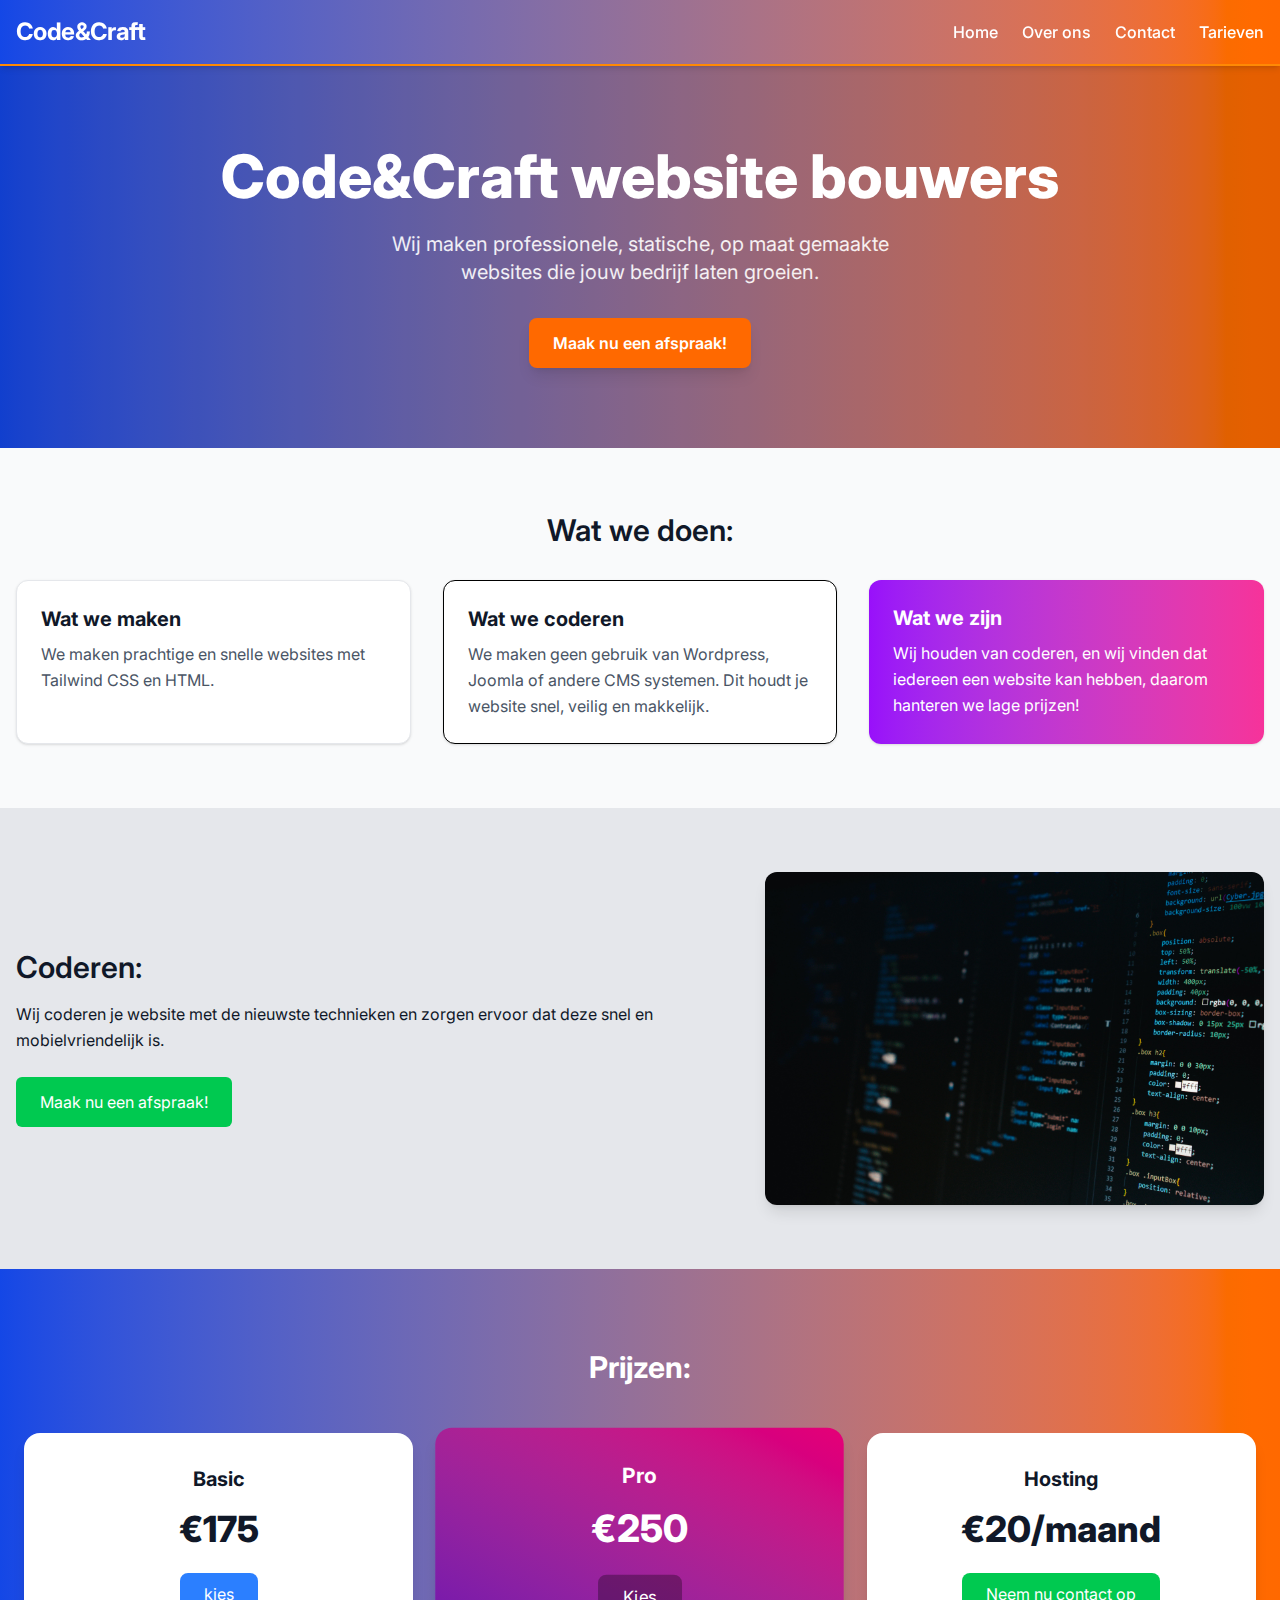
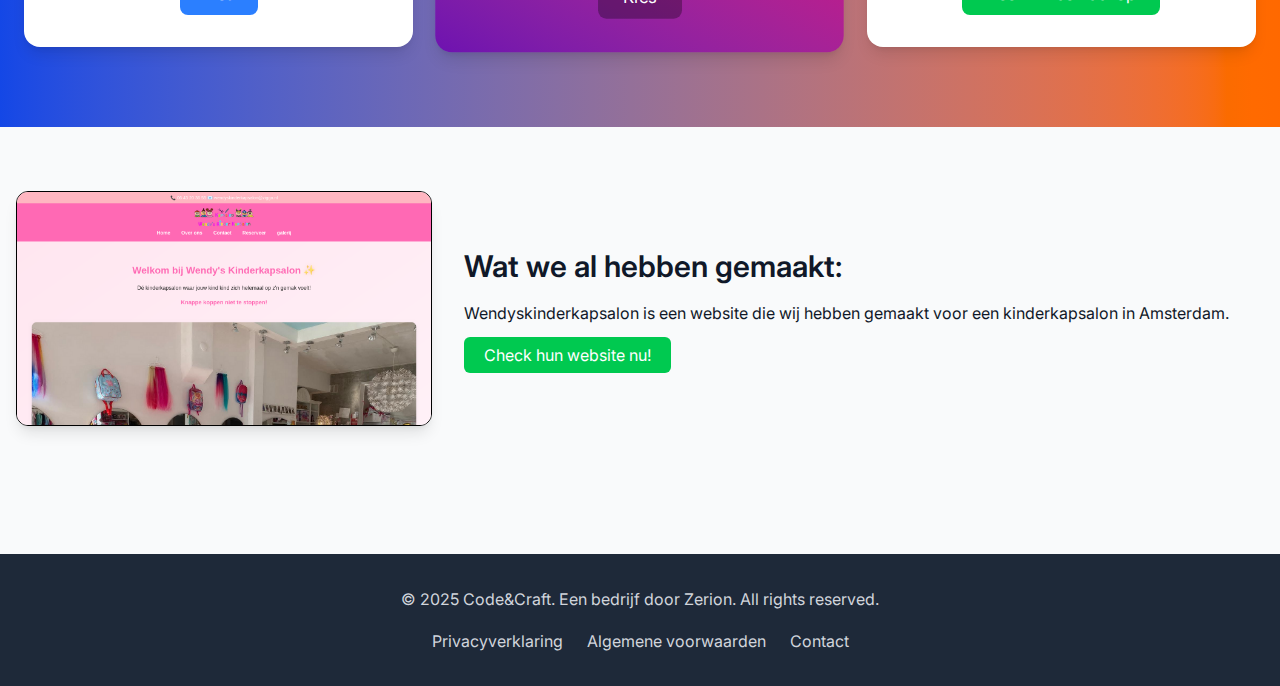
<file: index.html>
<!doctype html>
<html lang="en">
  <head>
    <meta charset="UTF-8" />
    <meta name="viewport" content="width=device-width, initial-scale=1.0" />
    <title>Code&Craft websites</title>
    <link href="./output.css" rel="stylesheet" />
    <link
      href="https://fonts.googleapis.com/css2?family=Inter:wght@400;600;700&display=swap"
      rel="stylesheet" />
    <style>
      body {
        font-family: "Inter", sans-serif;
      }
      /* custom keyframes */
      @keyframes fadeIn {
        0% {
          opacity: 0;
          transform: translateY(10px);
        }
        100% {
          opacity: 1;
          transform: translateY(0);
        }
      }
      .animate-fade {
        animation: fadeIn 1s ease-in-out;
      }
    </style>
  </head>
  <body class="bg-gray-50 text-gray-900 leading-relaxed">
    <!-- NAVBAR -->
    <header
      class="bg-gradient-to-r from-blue-700 to-orange-500 text-white shadow-md sticky top-0 z-50 border-b-2 border-orange-400">
      <div class="container mx-auto flex justify-between items-center p-4">
        <h1 class="text-2xl font-bold tracking-tight">Code&Craft</h1>

        <!-- Hamburger Button -->
        <button id="menu-toggle" class="md:hidden focus:outline-none">
          <div class="space-y-1.5">
            <span class="block w-6 h-0.5 bg-white" id="bar1"></span>
            <span class="block w-6 h-0.5 bg-white" id="bar2"></span>
            <span class="block w-6 h-0.5 bg-white" id="bar3"></span>
          </div>
        </button>

        <!-- Desktop Nav -->
        <nav class="hidden md:flex gap-6 font-medium">
          <a href="index.html" class="hover:text-orange-300 transition">Home</a>
          <a href="over-ons.html" class="hover:text-orange-300 transition"
            >Over ons</a
          >
          <a href="contact.html" class="hover:text-orange-300 transition"
            >Contact</a
          >
          <a href="tarief.html" class="hover:text-orange-300 transition"
            >Tarieven</a
          >
        </nav>
      </div>

      <!-- Mobile Nav -->
      <nav
        id="mobile-menu"
        class="md:hidden max-h-0 overflow-hidden flex-col bg-blue-800 text-white px-4 transition-all duration-500 ease-in-out">
        <a
          href="index.html"
          class="py-3 border-b border-blue-700 hover:text-orange-300"
          >Home</a
        >
        <a
          href="over-ons.html"
          class="py-3 border-b border-blue-700 hover:text-orange-300"
          >Over ons</a
        >
        <a
          href="contact.html"
          class="py-2 border-3 border-blue-700 hover:text-orange-300"
          >Contact</a
        >
        <a href="tarief.html" class="py-3 hover:text-orange-300">Tarieven</a>
      </nav>
    </header>

    <!-- HERO -->
    <section
      class="bg-gradient-to-r from-blue-700 to-orange-500 py-20 text-center relative">
      <div class="absolute inset-0 bg-black/10"></div>
      <div class="relative z-10">
        <h2 class="text-4xl md:text-6xl font-extrabold mb-6 text-white">
          Code&Craft website bouwers
        </h2>
        <p class="text-lg md:text-xl max-w-xl mx-auto mb-8 text-white/90">
          Wij maken professionele, statische, op maat gemaakte websites die jouw
          bedrijf laten groeien.
        </p>
        <a
          href="contact.html"
          class="bg-orange-500 hover:bg-orange-600 text-white px-6 py-3 rounded-lg shadow-lg transition duration-300 inline-block animate-bounce font-semibold">
          Maak nu een afspraak!
        </a>
      </div>
    </section>

    <!-- GRID SECTION -->
    <section class="container mx-auto py-16 px-4">
      <h3 class="text-3xl font-semibold mb-8 text-center">Wat we doen:</h3>
      <div class="grid grid-cols-1 md:grid-cols-3 gap-8">
        <div
          class="bg-white border border-gray-200 rounded-xl shadow hover:shadow-lg transition p-6">
          <h4 class="font-bold text-xl mb-2">Wat we maken</h4>
          <p class="text-gray-600">
            We maken prachtige en snelle websites met Tailwind CSS en HTML.
          </p>
        </div>
        <div
          class="bg-white border border-black rounded-xl shadow hover:shadow-lg transition p-6">
          <h4 class="font-bold text-xl mb-2">Wat we coderen</h4>
          <p class="text-gray-600">
            We maken geen gebruik van Wordpress, Joomla of andere CMS systemen.
            Dit houdt je website snel, veilig en makkelijk.
          </p>
        </div>
        <div
          class="bg-gradient-to-r from-purple-600 to-pink-500 rounded-xl shadow hover:shadow-lg transition p-6">
          <h4 class="font-bold text-white text-xl mb-2">Wat we zijn</h4>
          <p class="text-white">
            Wij houden van coderen, en wij vinden dat iedereen een website kan
            hebben, daarom hanteren we lage prijzen!
          </p>
        </div>
      </div>
    </section>

    <!-- FLEXBOX SECTION -->
    <section class="bg-gray-200 py-16">
      <div
        class="container mx-auto flex flex-col-reverse md:flex-row items-center gap-8 px-4">
        <div class="flex-1">
          <h3 class="text-3xl font-semibold mb-4">Coderen:</h3>
          <p class="mb-6">
            Wij coderen je website met de nieuwste technieken en zorgen ervoor
            dat deze snel en mobielvriendelijk is.
          </p>
          <a
            href="contact.html"
            class="inline-block bg-green-500 hover:bg-green-600 text-white px-6 py-3 rounded-md transition-colors duration-300 animate-pulse">
            Maak nu een afspraak!
          </a>
        </div>
        <div class="flex justify-center md:justify-end w-full md:w-2/5">
          <img
            src="Images/coding.jpg"
            alt="Coderen afbeelding"
            class="max-w-0.5 md:max-w-full rounded-xl shadow-lg object-cover"
            loading="lazy" />
        </div>
      </div>
    </section>

    <!-- PRICING -->
    <section
      class="bg-gradient-to-r from-blue-700 to-orange-500 py-20 animate-fade">
      <div class="container mx-auto px-6">
        <h3 class="text-3xl text-white font-bold text-center mb-12">
          Prijzen:
        </h3>
        <div class="grid md:grid-cols-3 gap-8">
          <div
            class="bg-white p-8 rounded-2xl shadow-lg text-center animate-fade">
            <h4 class="font-bold text-xl mb-4">Basic</h4>
            <p class="text-4xl font-extrabold mb-6">€175</p>
            <button
              class="bg-blue-500 hover:bg-blue-600 text-white px-6 py-2 rounded-lg">
              kies
            </button>
          </div>
          <div
            class="bg-gradient-to-tr from-purple-800 to-pink-600 text-white p-8 rounded-2xl shadow-lg text-center transform scale-105 animate-pulse">
            <h4 class="font-bold text-xl mb-4">Pro</h4>
            <p class="text-4xl font-extrabold mb-6">€250</p>
            <button class="bg-black/30 hover:bg-black/50 px-6 py-2 rounded-lg">
              Kies
            </button>
          </div>
          <div
            class="bg-white p-8 rounded-2xl shadow-lg text-center animate-fade">
            <h4 class="font-bold text-xl mb-4">Hosting</h4>
            <p class="text-4xl font-extrabold mb-6">€20/maand</p>
            <button
              class="bg-green-500 hover:bg-green-600 text-white px-6 py-2 rounded-lg">
              Neem nu contact op
            </button>
          </div>
        </div>
      </div>
    </section>

    <!-- FLEXBOX -->
    <section class="bg-gray-50 py-16 animate-fade">
      <div
        class="container mx-auto flex flex-col md:flex-row items-center gap-8 px-4">
        <img
          src="/images/wendyskinderkapsalon.png"
          alt="wendyskinderkapsalon website"
          class="w-full md:w-1/3 rounded-xl shadow-lg hover:scale-105 transition border-1 border-black" />
        <div class="flex-1">
          <h3 class="text-3xl font-semibold mb-4">Wat we al hebben gemaakt:</h3>
          <p class="mb-4">
            Wendyskinderkapsalon is een website die wij hebben gemaakt voor een
            kinderkapsalon in Amsterdam.
          </p>
          <a
            class="bg-green-500 hover:bg-green-600 text-white px-5 py-2 rounded-md transition animate-pulse"
            href="https://wendyskinderkapsalon.hair">
            Check hun website nu!
          </a>
        </div>
      </div>
    </section>

    <!-- FOOTER -->
    <footer class="bg-gray-800 text-gray-300 py-8 mt-16">
      <div class="container mx-auto text-center space-y-4">
        <p>
          &copy; 2025 Code&Craft. Een bedrijf door Zerion. All rights reserved.
        </p>
        <div class="flex justify-center gap-6">
          <a href="privacy.html" class="hover:text-white transition"
            >Privacyverklaring</a
          >
          <a href="voorwaarden.html" class="hover:text-white transition"
            >Algemene voorwaarden</a
          >
          <a href="contact.html" class="hover:text-white transition">Contact</a>
        </div>
      </div>
    </footer>

    <!-- JavaScript -->
    <script>
      const toggleBtn = document.getElementById("menu-toggle");
      const mobileMenu = document.getElementById("mobile-menu");
      const bar1 = document.getElementById("bar1");
      const bar2 = document.getElementById("bar2");
      const bar3 = document.getElementById("bar3");

      let menuOpen = false;

      toggleBtn.addEventListener("click", () => {
        menuOpen = !menuOpen;

        // Toggle mobile menu height
        if (menuOpen) {
          mobileMenu.classList.remove("max-h-0");
          mobileMenu.classList.add("max-h-96");
        } else {
          mobileMenu.classList.add("max-h-0");
          mobileMenu.classList.remove("max-h-96");
        }

        // Animate bars to X
        bar1.classList.toggle("rotate-45");
        bar1.classList.toggle("translate-y-2");

        bar2.classList.toggle("opacity-0");

        bar3.classList.toggle("-rotate-45");
        bar3.classList.toggle("-translate-y-2");
      });
    </script>
  </body>
</html>
</file>
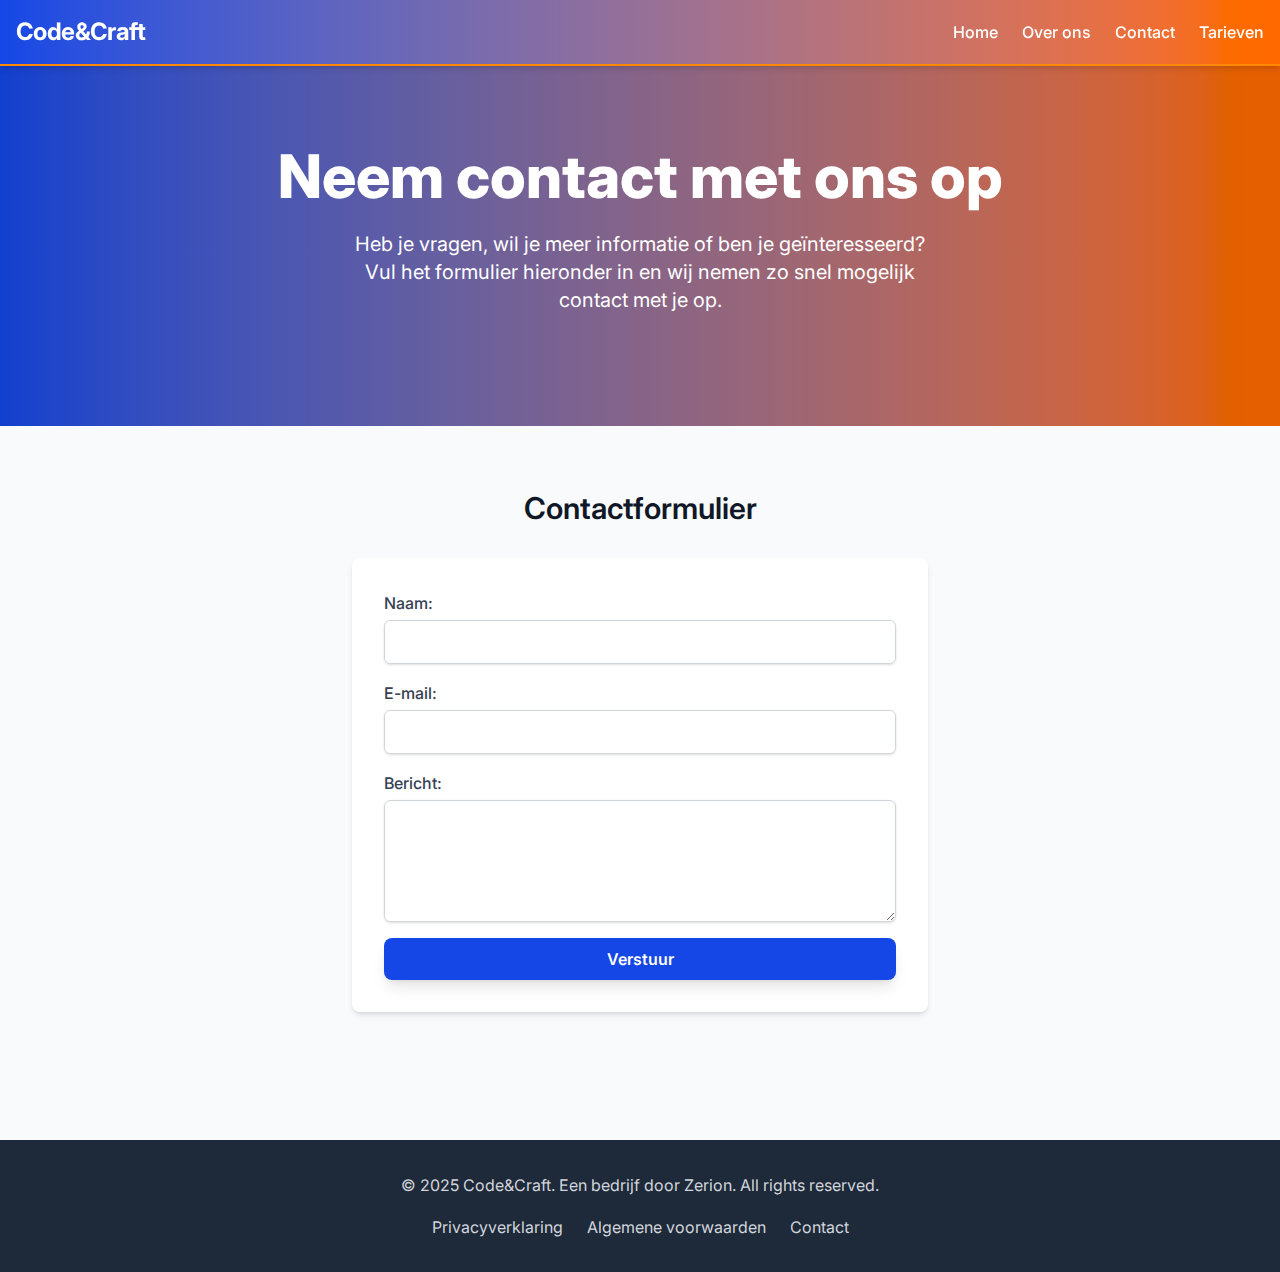
<file: contact.html>
<!doctype html>
<html lang="en">
  <head>
    <meta charset="UTF-8" />
    <meta name="viewport" content="width=device-width, initial-scale=1.0" />
    <title>Code&Craft websites</title>
    <link href="./output.css" rel="stylesheet" />
    <link
      href="https://fonts.googleapis.com/css2?family=Inter:wght@400;600;700&display=swap"
      rel="stylesheet"
    />
    <style>
      body {
        font-family: "Inter", sans-serif;
      }
      /* custom keyframes */
      @keyframes fadeIn {
        0% {
          opacity: 0;
          transform: translateY(10px);
        }
        100% {
          opacity: 1;
          transform: translateY(0);
        }
      }
      .animate-fade {
        animation: fadeIn 1s ease-in-out;
      }
    </style>
  </head>
  <body class="bg-gray-50 text-gray-900 leading-relaxed">
    <!-- NAVBAR -->
    <header
      class="bg-gradient-to-r from-blue-700 to-orange-500 text-white shadow-md sticky top-0 z-50 border-b-2 border-orange-400"
    >
      <div class="container mx-auto flex justify-between items-center p-4">
        <h1 class="text-2xl font-bold tracking-tight">Code&Craft</h1>

        <!-- Hamburger Button -->
        <button id="menu-toggle" class="md:hidden focus:outline-none">
          <div class="space-y-1.5">
            <span class="block w-6 h-0.5 bg-white" id="bar1"></span>
            <span class="block w-6 h-0.5 bg-white" id="bar2"></span>
            <span class="block w-6 h-0.5 bg-white" id="bar3"></span>
          </div>
        </button>

        <!-- Desktop Nav -->
        <nav class="hidden md:flex gap-6 font-medium">
          <a href="index.html" class="hover:text-orange-300 transition">Home</a>
          <a href="over-ons.html" class="hover:text-orange-300 transition"
            >Over ons</a
          >
          <a href="contact.html" class="hover:text-orange-300 transition"
            >Contact</a
          >
          <a href="tarief.html" class="hover:text-orange-300 transition"
            >Tarieven</a
          >
        </nav>
      </div>

      <!-- Mobile Nav -->
      <nav
        id="mobile-menu"
        class="md:hidden max-h-0 overflow-hidden flex-col bg-blue-800 text-white px-4 transition-all duration-500 ease-in-out"
      >
        <a
          href="index.html"
          class="py-3 border-b border-blue-700 hover:text-orange-300"
          >Home</a
        >
        <a
          href="over-ons.html"
          class="py-3 border-b border-blue-700 hover:text-orange-300"
          >Over ons</a
        >
        <a
          href="contact.html"
          class="py-2 border-3 border-blue-700 hover:text-orange-300"
          >Contact</a
        >
        <a href="tarief.html" class="py-3 hover:text-orange-300">Tarieven</a>
      </nav>
    </header>

    <!-- HERO -->
    <section
      class="bg-gradient-to-r from-blue-700 to-orange-500 py-20 text-center relative"
    >
      <div class="absolute inset-0 bg-black/10"></div>
      <div class="relative z-10">
        <h2 class="text-4xl md:text-6xl font-extrabold mb-6 text-white">
          Neem contact met ons op
        </h2>
        <p class="text-lg md:text-xl max-w-xl mx-auto mb-8 text-white">
          Heb je vragen, wil je meer informatie of ben je geïnteresseerd? Vul
          het formulier hieronder in en wij nemen zo snel mogelijk contact met
          je op.
        </p>
      </div>
    </section>

    <!-- CONTACT FORM -->
    <section class="container mx-auto py-16 px-4">
      <h3 class="text-3xl font-semibold mb-8 text-center">Contactformulier</h3>

      <form
        id="contactForm"
        class="bg-white p-8 rounded-lg shadow-md max-w-xl mx-auto"
        action="https://formspree.io/f/meolkaad"
        method="POST"
      >
        <!-- Naam -->
        <div class="mb-4">
          <label for="name" class="block text-gray-700 font-medium"
            >Naam:</label
          >
          <input
            type="text"
            id="name"
            name="name"
            class="mt-1 block w-full border border-gray-300 rounded-md shadow-sm px-3 py-2 focus:border-blue-500 focus:ring focus:ring-blue-200"
            required
          />
        </div>

        <!-- E-mail -->
        <div class="mb-4">
          <label for="email" class="block text-gray-700 font-medium"
            >E-mail:</label
          >
          <input
            type="email"
            id="email"
            name="email"
            class="mt-1 block w-full border border-gray-300 rounded-md shadow-sm px-3 py-2 focus:border-blue-500 focus:ring focus:ring-blue-200"
            required
          />
        </div>

        <!-- Bericht -->
        <div class="mb-4">
          <label for="message" class="block text-gray-700 font-medium"
            >Bericht:</label
          >
          <textarea
            id="message"
            name="message"
            rows="4"
            class="mt-1 block w-full border border-gray-300 rounded-md shadow-sm px-3 py-2 focus:border-blue-500 focus:ring focus:ring-blue-200"
            required
          ></textarea>
        </div>

        <!-- Knop -->
        <button
          type="submit"
          class="bg-blue-700 hover:bg-blue-600 text-white px-6 py-2 rounded-lg shadow-lg transition duration-300 w-full font-semibold"
        >
          Verstuur
        </button>
      </form>

      <!-- Bedankt melding -->
      <div
        id="thankYouMessage"
        class="hidden mt-6 text-center bg-green-100 text-green-800 px-6 py-4 rounded-lg shadow"
      >
        ✅ Bedankt voor je bericht! We gaan je zo snel mogelijk helpen.
      </div>
    </section>

    <script>
      const form = document.getElementById("contactForm");
      const thankYouMessage = document.getElementById("thankYouMessage");

      form.addEventListener("submit", async function (e) {
        e.preventDefault(); // voorkom redirect

        const formData = new FormData(form);

        try {
          const response = await fetch(form.action, {
            method: form.method,
            body: formData,
            headers: { Accept: "application/json" },
          });

          if (response.ok) {
            form.reset(); // maak formulier leeg
            thankYouMessage.classList.remove("hidden");
          } else {
            alert("Er is iets misgegaan. Probeer het later opnieuw.");
          }
        } catch (error) {
          alert("Er is een fout opgetreden. Probeer het later opnieuw.");
        }
      });
    </script>

    <!-- FOOTER -->
    <footer class="bg-gray-800 text-gray-300 py-8 mt-16">
      <div class="container mx-auto text-center space-y-4">
        <p>
          &copy; 2025 Code&Craft. Een bedrijf door Zerion. All rights reserved.
        </p>
        <div class="flex justify-center gap-6">
          <a href="privacy.html" class="hover:text-white transition"
            >Privacyverklaring</a
          >
          <a href="voorwaarden.html" class="hover:text-white transition"
            >Algemene voorwaarden</a
          >
          <a href="contact.html" class="hover:text-white transition">Contact</a>
        </div>
      </div>
    </footer>

    <!-- JavaScript -->
    <script>
      const toggleBtn = document.getElementById("menu-toggle");
      const mobileMenu = document.getElementById("mobile-menu");
      const bar1 = document.getElementById("bar1");
      const bar2 = document.getElementById("bar2");
      const bar3 = document.getElementById("bar3");

      let menuOpen = false;

      toggleBtn.addEventListener("click", () => {
        menuOpen = !menuOpen;

        // Toggle mobile menu height
        if (menuOpen) {
          mobileMenu.classList.remove("max-h-0");
          mobileMenu.classList.add("max-h-96");
        } else {
          mobileMenu.classList.add("max-h-0");
          mobileMenu.classList.remove("max-h-96");
        }

        // Animate bars to X
        bar1.classList.toggle("rotate-45");
        bar1.classList.toggle("translate-y-2");

        bar2.classList.toggle("opacity-0");

        bar3.classList.toggle("-rotate-45");
        bar3.classList.toggle("-translate-y-2");
      });
    </script>
  </body>
</html>
</file>
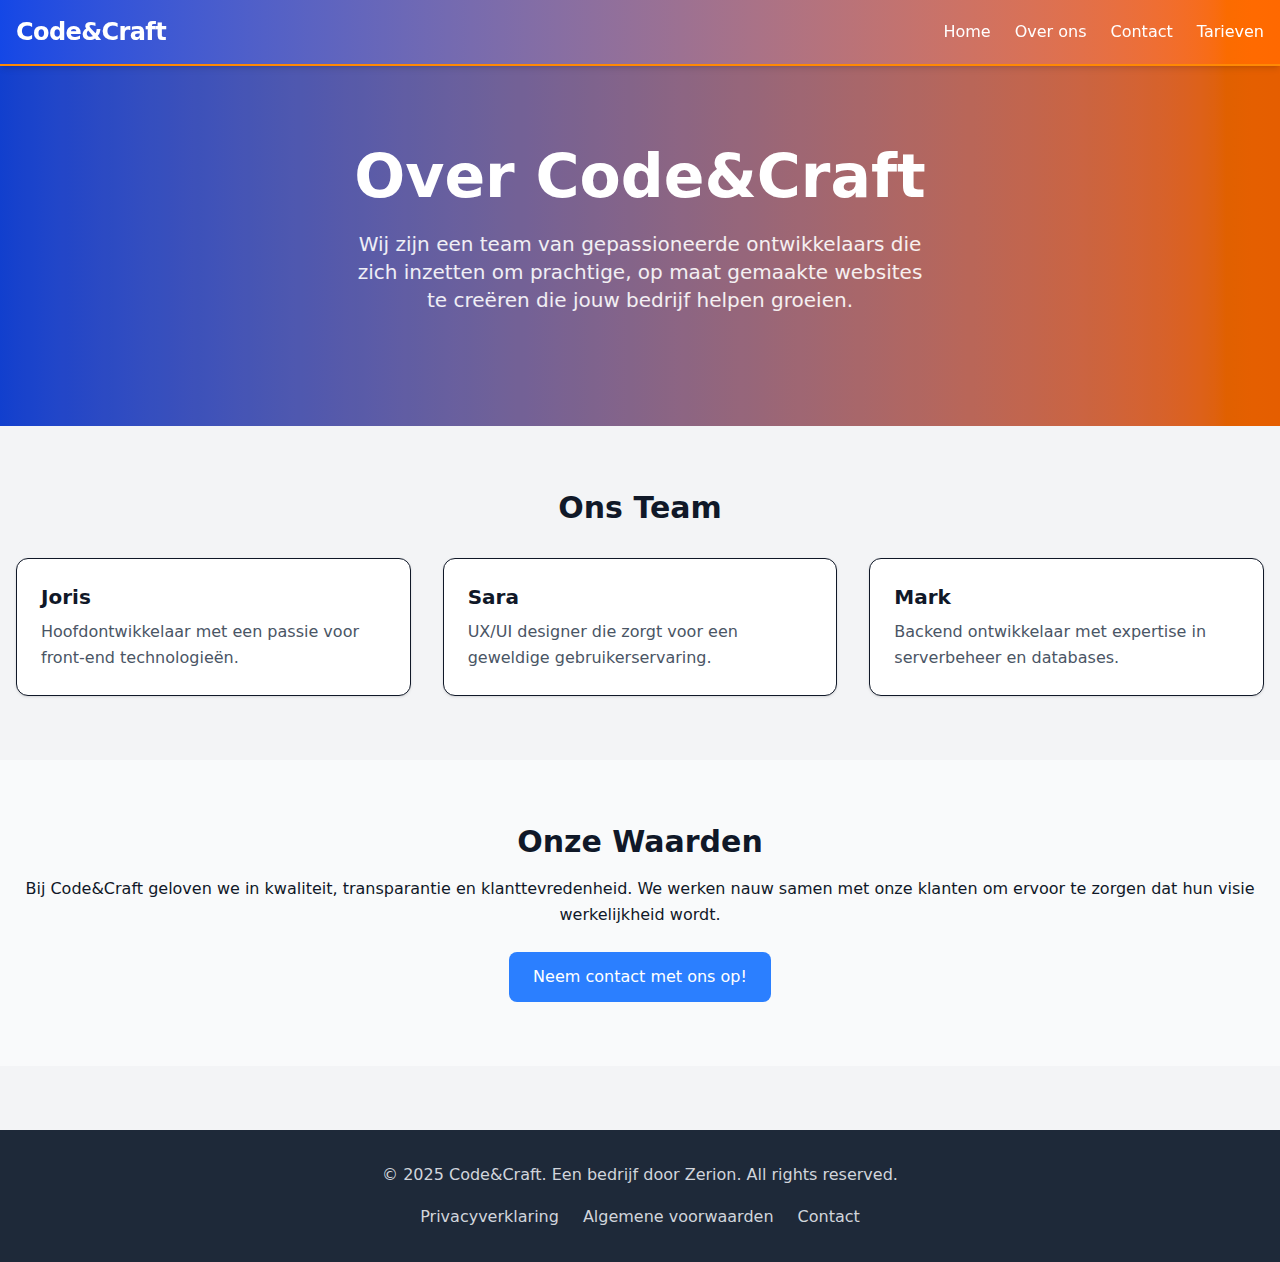
<file: over-ons.html>
<!doctype html>
<html lang="en">
  <head>
    <meta charset="UTF-8" />
    <meta name="viewport" content="width=device-width, initial-scale=1.0" />
    <title>Over ons - Code&Craft</title>
    <link href="./output.css" rel="stylesheet" />
    <style>
      /* custom keyframes */
      @keyframes fadeIn {
        0% {
          opacity: 0;
          transform: translateY(10px);
        }
        100% {
          opacity: 1;
          transform: translateY(0);
        }
      }
      .animate-fade {
        animation: fadeIn 1s ease-in-out;
      }
    </style>
  </head>
  <body class="bg-gray-100 text-gray-900 leading-relaxed">
    <!-- NAVBAR -->
    <header
      class="bg-gradient-to-r from-blue-700 to-orange-500 text-white shadow-md sticky top-0 z-50 border-b-2 border-orange-400">
      <div class="container mx-auto flex justify-between items-center p-4">
        <h1 class="text-2xl font-bold tracking-tight">Code&Craft</h1>

        <!-- Hamburger Button -->
        <button id="menu-toggle" class="md:hidden focus:outline-none">
          <div class="space-y-1.5">
            <span class="block w-6 h-0.5 bg-white" id="bar1"></span>
            <span class="block w-6 h-0.5 bg-white" id="bar2"></span>
            <span class="block w-6 h-0.5 bg-white" id="bar3"></span>
          </div>
        </button>

        <!-- Desktop Nav -->
        <nav class="hidden md:flex gap-6 font-medium">
          <a href="index.html" class="hover:text-orange-300 transition">Home</a>
          <a href="over-ons.html" class="hover:text-orange-300 transition"
            >Over ons</a
          >
          <a href="contact.html" class="hover:text-orange-300 transition"
            >Contact</a
          >
          <a href="tarief.html" class="hover:text-orange-300 transition"
            >Tarieven</a
          >
        </nav>
      </div>

      <!-- Mobile Nav -->
      <nav
        id="mobile-menu"
        class="md:hidden max-h-0 overflow-hidden flex-col bg-blue-800 text-white px-4 transition-all duration-500 ease-in-out">
        <a
          href="index.html"
          class="py-3 border-b border-blue-700 hover:text-orange-300"
          >Home</a
        >
        <a
          href="over-ons.html"
          class="py-3 border-b border-blue-700 hover:text-orange-300"
          >Over ons</a
        >
        <a
          href="contact.html"
          class="py-2 border-3 border-blue-700 hover:text-orange-300"
          >Contact</a
        >
        <a href="tarief.html" class="py-3 hover:text-orange-300">Tarieven</a>
      </nav>
    </header>

    <!-- HERO -->
    <section
      class="bg-gradient-to-r from-blue-700 to-orange-500 py-20 text-center relative">
      <div class="absolute inset-0 bg-black/10"></div>
      <div class="relative z-10">
        <h2 class="text-4xl md:text-6xl font-extrabold mb-6 text-white">
          Over Code&Craft
        </h2>
        <p class="text-lg md:text-xl max-w-xl mx-auto mb-8 text-white/90">
          Wij zijn een team van gepassioneerde ontwikkelaars die zich inzetten
          om prachtige, op maat gemaakte websites te creëren die jouw bedrijf
          helpen groeien.
        </p>
      </div>
    </section>

    <!-- TEAM SECTION -->
    <section class="container mx-auto py-16 px-4">
      <h3 class="text-3xl font-semibold mb-8 text-center">Ons Team</h3>
      <div class="grid grid-cols-1 md:grid-cols-3 gap-8">
        <div class="bg-white border rounded-xl shadow p-6">
          <h4 class="font-bold text-xl mb-2">Joris</h4>
          <p class="text-gray-600">
            Hoofdontwikkelaar met een passie voor front-end technologieën.
          </p>
        </div>
        <div class="bg-white border rounded-xl shadow p-6">
          <h4 class="font-bold text-xl mb-2">Sara</h4>
          <p class="text-gray-600">
            UX/UI designer die zorgt voor een geweldige gebruikerservaring.
          </p>
        </div>
        <div class="bg-white border rounded-xl shadow p-6">
          <h4 class="font-bold text-xl mb-2">Mark</h4>
          <p class="text-gray-600">
            Backend ontwikkelaar met expertise in serverbeheer en databases.
          </p>
        </div>
      </div>
    </section>

    <!-- VALUES SECTION -->
    <section class="bg-gray-50 py-16">
      <div class="container mx-auto text-center">
        <h3 class="text-3xl font-semibold mb-4">Onze Waarden</h3>
        <p class="mb-6">
          Bij Code&Craft geloven we in kwaliteit, transparantie en
          klanttevredenheid. We werken nauw samen met onze klanten om ervoor te
          zorgen dat hun visie werkelijkheid wordt.
        </p>
        <a
          href="contact.html"
          class="inline-block bg-blue-500 hover:bg-blue-600 text-white px-6 py-3 rounded-lg transition duration-300">
          Neem contact met ons op!
        </a>
      </div>
    </section>

    <!-- FOOTER -->
    <footer class="bg-gray-800 text-gray-300 py-8 mt-16">
      <div class="container mx-auto text-center space-y-4">
        <p>
          &copy; 2025 Code&Craft. Een bedrijf door Zerion. All rights reserved.
        </p>
        <div class="flex justify-center gap-6">
          <a href="privacy.html" class="hover:text-white transition"
            >Privacyverklaring</a
          >
          <a href="voorwaarden.html" class="hover:text-white transition"
            >Algemene voorwaarden</a
          >
          <a href="contact.html" class="hover:text-white transition">Contact</a>
        </div>
      </div>
    </footer>

    <!-- JavaScript -->
    <script>
      const toggleBtn = document.getElementById("menu-toggle");
      const mobileMenu = document.getElementById("mobile-menu");
      const bar1 = document.getElementById("bar1");
      const bar2 = document.getElementById("bar2");
      const bar3 = document.getElementById("bar3");

      let menuOpen = false;

      toggleBtn.addEventListener("click", () => {
        menuOpen = !menuOpen;

        // Toggle mobile menu height
        if (menuOpen) {
          mobileMenu.classList.remove("max-h-0");
          mobileMenu.classList.add("max-h-96");
        } else {
          mobileMenu.classList.add("max-h-0");
          mobileMenu.classList.remove("max-h-96");
        }

        // Animate bars to X
        bar1.classList.toggle("rotate-45");
        bar1.classList.toggle("translate-y-2");

        bar2.classList.toggle("opacity-0");

        bar3.classList.toggle("-rotate-45");
        bar3.classList.toggle("-translate-y-2");
      });
    </script>
  </body>
</html>
</file>
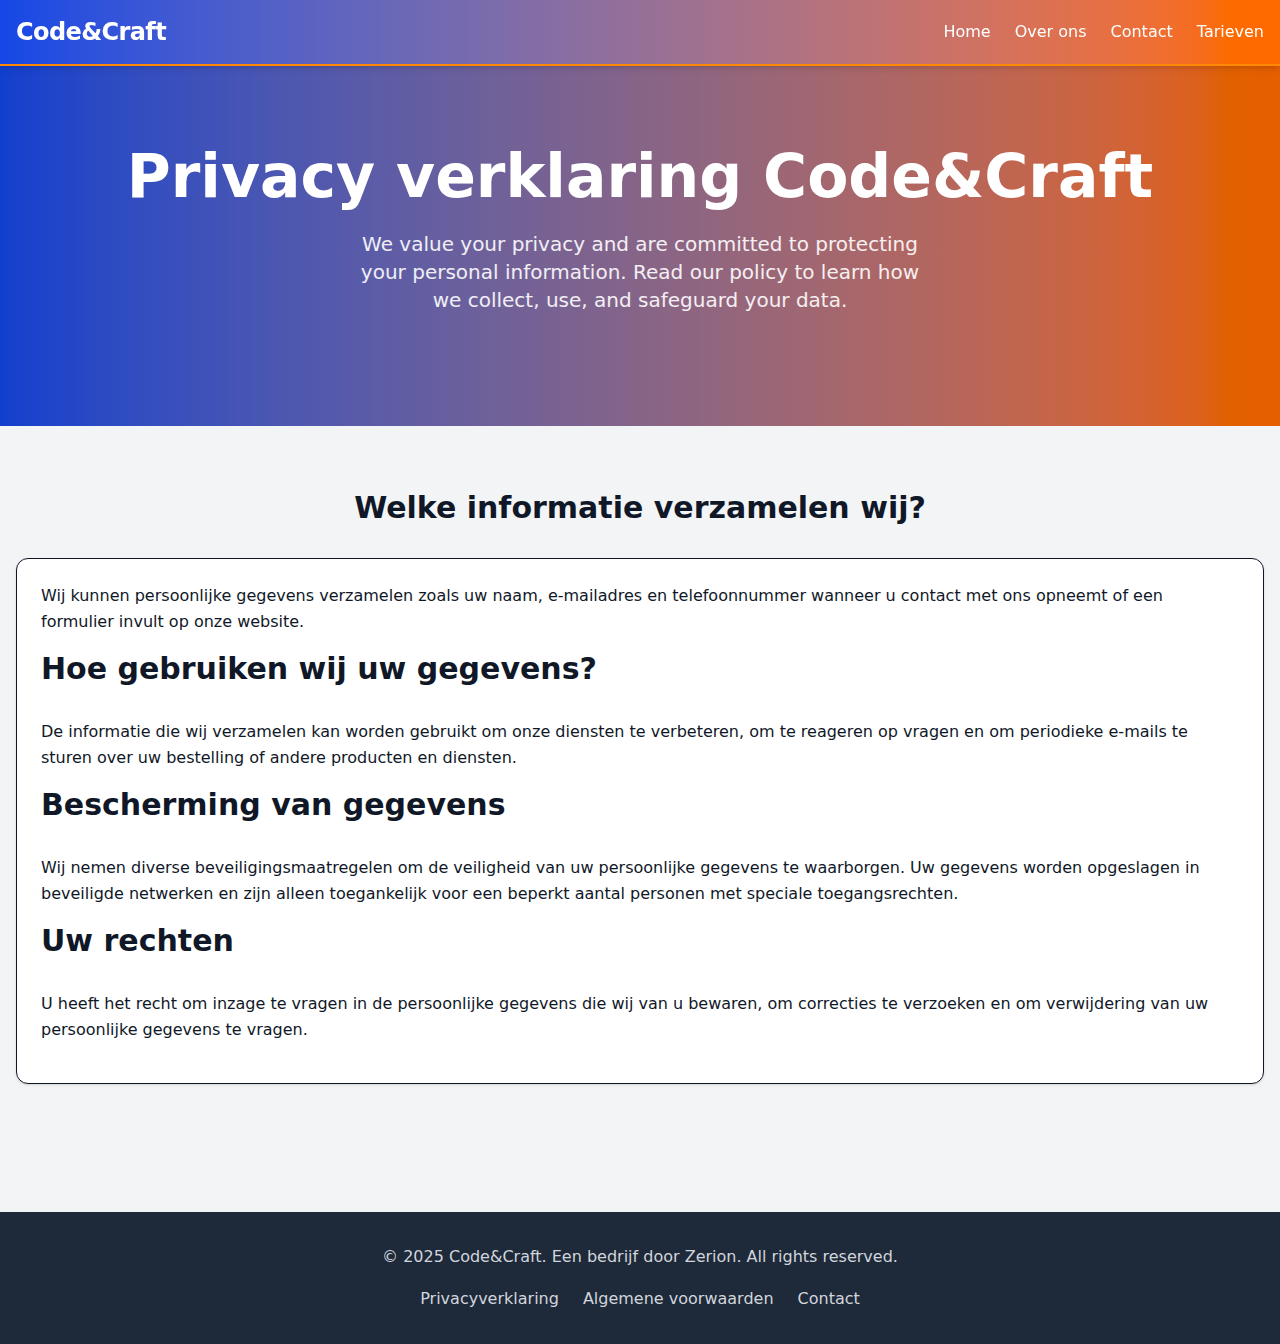
<file: privacy.html>
<!doctype html>
<html lang="en">
  <head>
    <meta charset="UTF-8" />
    <meta name="viewport" content="width=device-width, initial-scale=1.0" />
    <title>Privacy Policy - Code&Craft</title>
    <link href="./output.css" rel="stylesheet" />
    <style>
      /* custom keyframes */
      @keyframes fadeIn {
        0% {
          opacity: 0;
          transform: translateY(10px);
        }
        100% {
          opacity: 1;
          transform: translateY(0);
        }
      }
      .animate-fade {
        animation: fadeIn 1s ease-in-out;
      }
    </style>
  </head>
  <body class="bg-gray-100 text-gray-900 leading-relaxed">
    <!-- NAVBAR -->
    <header
      class="bg-gradient-to-r from-blue-700 to-orange-500 text-white shadow-md sticky top-0 z-50 border-b-2 border-orange-400">
      <div class="container mx-auto flex justify-between items-center p-4">
        <h1 class="text-2xl font-bold tracking-tight">Code&Craft</h1>

        <!-- Hamburger Button -->
        <button id="menu-toggle" class="md:hidden focus:outline-none">
          <div class="space-y-1.5">
            <span class="block w-6 h-0.5 bg-white" id="bar1"></span>
            <span class="block w-6 h-0.5 bg-white" id="bar2"></span>
            <span class="block w-6 h-0.5 bg-white" id="bar3"></span>
          </div>
        </button>

        <!-- Desktop Nav -->
        <nav class="hidden md:flex gap-6 font-medium">
          <a href="index.html" class="hover:text-orange-300 transition">Home</a>
          <a href="over-ons.html" class="hover:text-orange-300 transition"
            >Over ons</a
          >
          <a href="contact.html" class="hover:text-orange-300 transition"
            >Contact</a
          >
          <a href="tarief.html" class="hover:text-orange-300 transition"
            >Tarieven</a
          >
        </nav>
      </div>

      <!-- Mobile Nav -->
      <nav
        id="mobile-menu"
        class="md:hidden max-h-0 overflow-hidden flex-col bg-blue-800 text-white px-4 transition-all duration-500 ease-in-out">
        <a
          href="index.html"
          class="py-3 border-b border-blue-700 hover:text-orange-300"
          >Home</a
        >
        <a
          href="over-ons.html"
          class="py-3 border-b border-blue-700 hover:text-orange-300"
          >Over ons</a
        >
        <a
          href="contact.html"
          class="py-2 border-3 border-blue-700 hover:text-orange-300"
          >Contact</a
        >
        <a href="tarief.html" class="py-3 hover:text-orange-300">Tarieven</a>
      </nav>
    </header>

    <!-- HERO -->
    <section
      class="bg-gradient-to-r from-blue-700 to-orange-500 py-20 text-center relative">
      <div class="absolute inset-0 bg-black/10"></div>
      <div class="relative z-10">
        <h2 class="text-4xl md:text-6xl font-extrabold mb-6 text-white">
          Privacy verklaring Code&Craft
        </h2>
        <p class="text-lg md:text-xl max-w-xl mx-auto mb-8 text-white/90">
          We value your privacy and are committed to protecting your personal information. Read our policy to learn how we collect, use, and safeguard your data.
        </p>
      </div>
    </section>

    <!-- PRIVACY CONTENT -->
    <section class="container mx-auto py-16 px-4">
      <h3 class="text-3xl font-semibold mb-8 text-center">Welke informatie verzamelen wij?</h3>
      <div class="bg-white border rounded-xl shadow p-6">
      <p class="mb-4">
        Wij kunnen persoonlijke gegevens verzamelen zoals uw naam, e-mailadres en telefoonnummer wanneer u contact met ons opneemt of een formulier invult op onze website.
      </p>
      <h3 class="text-3xl font-semibold mb-8">Hoe gebruiken wij uw gegevens?</h3>
      <p class="mb-4">
        De informatie die wij verzamelen kan worden gebruikt om onze diensten te verbeteren, om te reageren op vragen en om periodieke e-mails te sturen over uw bestelling of andere producten en diensten.
      </p>
      <h3 class="text-3xl font-semibold mb-8">Bescherming van gegevens</h3>
      <p class="mb-4">
        Wij nemen diverse beveiligingsmaatregelen om de veiligheid van uw persoonlijke gegevens te waarborgen. Uw gegevens worden opgeslagen in beveiligde netwerken en zijn alleen toegankelijk voor een beperkt aantal personen met speciale toegangsrechten.
      </p>
      <h3 class="text-3xl font-semibold mb-8">Uw rechten</h3>
      <p class="mb-4">
        U heeft het recht om inzage te vragen in de persoonlijke gegevens die wij van u bewaren, om correcties te verzoeken en om verwijdering van uw persoonlijke gegevens te vragen.
      </p>
      </div>
    </section>

    <!-- FOOTER -->
    <footer class="bg-gray-800 text-gray-300 py-8 mt-16">
      <div class="container mx-auto text-center space-y-4">
        <p>
          &copy; 2025 Code&Craft. Een bedrijf door Zerion. All rights reserved.
        </p>
        <div class="flex justify-center gap-6">
          <a href="privacy.html" class="hover:text-white transition"
            >Privacyverklaring</a
          >
          <a href="voorwaarden.html" class="hover:text-white transition"
            >Algemene voorwaarden</a
          >
          <a href="contact.html" class="hover:text-white transition">Contact</a>
        </div>
      </div>
    </footer>

    <!-- JavaScript -->
    <script>
      const toggleBtn = document.getElementById("menu-toggle");
      const mobileMenu = document.getElementById("mobile-menu");
      const bar1 = document.getElementById("bar1");
      const bar2 = document.getElementById("bar2");
      const bar3 = document.getElementById("bar3");

      let menuOpen = false;

      toggleBtn.addEventListener("click", () => {
        menuOpen = !menuOpen;

        // Toggle mobile menu height
        if (menuOpen) {
          mobileMenu.classList.remove("max-h-0");
          mobileMenu.classList.add("max-h-96");
        } else {
          mobileMenu.classList.add("max-h-0");
          mobileMenu.classList.remove("max-h-96");
        }

        // Animate bars to X
        bar1.classList.toggle("rotate-45");
        bar1.classList.toggle("translate-y-2");

        bar2.classList.toggle("opacity-0");

        bar3.classList.toggle("-rotate-45");
        bar3.classList.toggle("-translate-y-2");
      });
    </script>
  </body>
</html>
</file>
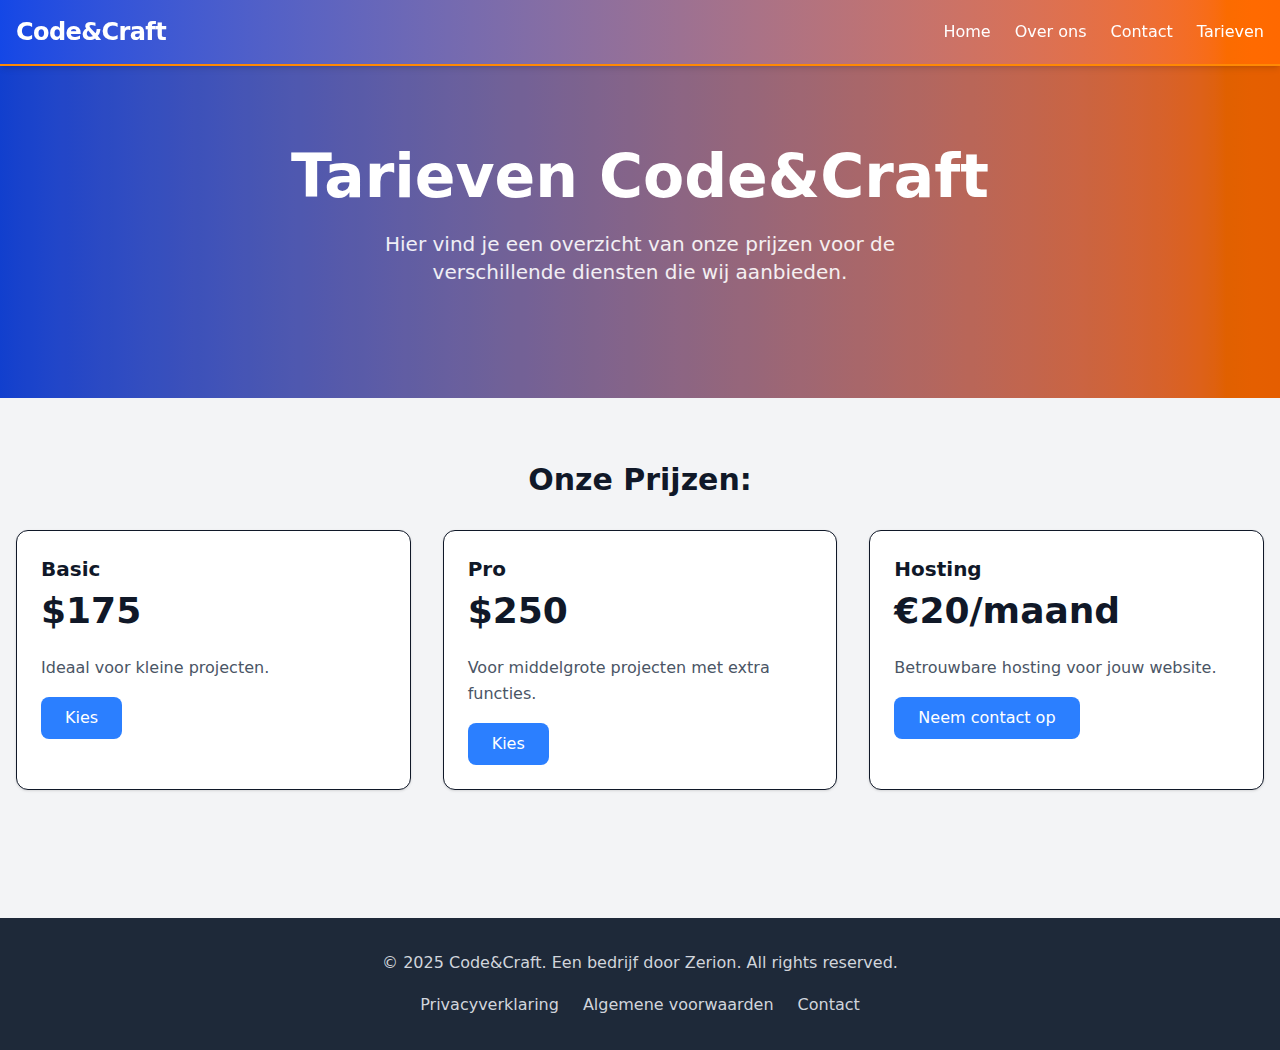
<file: tarief.html>
<!doctype html>
<html lang="en">
  <head>
    <meta charset="UTF-8" />
    <meta name="viewport" content="width=device-width, initial-scale=1.0" />
    <title>Code&Craft Tarieven</title>
    <link href="./output.css" rel="stylesheet" />
    <style>
      /* custom keyframes */
      @keyframes fadeIn {
        0% {
          opacity: 0;
          transform: translateY(10px);
        }
        100% {
          opacity: 1;
          transform: translateY(0);
        }
      }
      .animate-fade {
        animation: fadeIn 1s ease-in-out;
      }
    </style>
  </head>
  <body class="bg-gray-100 text-gray-900 leading-relaxed">
    <!-- NAVBAR -->
    <header
      class="bg-gradient-to-r from-blue-700 to-orange-500 text-white shadow-md sticky top-0 z-50 border-b-2 border-orange-400">
      <div class="container mx-auto flex justify-between items-center p-4">
        <h1 class="text-2xl font-bold tracking-tight">Code&Craft</h1>

        <!-- Hamburger Button -->
        <button id="menu-toggle" class="md:hidden focus:outline-none">
          <div class="space-y-1.5">
            <span class="block w-6 h-0.5 bg-white" id="bar1"></span>
            <span class="block w-6 h-0.5 bg-white" id="bar2"></span>
            <span class="block w-6 h-0.5 bg-white" id="bar3"></span>
          </div>
        </button>

        <!-- Desktop Nav -->
        <nav class="hidden md:flex gap-6 font-medium">
          <a href="index.html" class="hover:text-orange-300 transition">Home</a>
          <a href="over-ons.html" class="hover:text-orange-300 transition"
            >Over ons</a
          >
          <a href="contact.html" class="hover:text-orange-300 transition"
            >Contact</a
          >
          <a href="tarief.html" class="hover:text-orange-300 transition"
            >Tarieven</a
          >
        </nav>
      </div>

      <!-- Mobile Nav -->
      <nav
        id="mobile-menu"
        class="md:hidden max-h-0 overflow-hidden flex-col bg-blue-800 text-white px-4 transition-all duration-500 ease-in-out">
        <a
          href="index.html"
          class="py-3 border-b border-blue-700 hover:text-orange-300"
          >Home</a
        >
        <a
          href="over-ons.html"
          class="py-3 border-b border-blue-700 hover:text-orange-300"
          >Over ons</a
        >
        <a
          href="contact.html"
          class="py-2 border-3 border-blue-700 hover:text-orange-300"
          >Contact</a
        >
        <a href="tarief.html" class="py-3 hover:text-orange-300">Tarieven</a>
      </nav>
    </header>

    <!-- HERO -->
    <section
      class="bg-gradient-to-r from-blue-700 to-orange-500 py-20 text-center relative">
      <div class="absolute inset-0 bg-black/10"></div>
      <div class="relative z-10">
        <h2 class="text-4xl md:text-6xl font-extrabold mb-6 text-white">
          Tarieven Code&Craft
        </h2>
        <p class="text-lg md:text-xl max-w-xl mx-auto mb-8 text-white/90">
          Hier vind je een overzicht van onze prijzen voor de verschillende
          diensten die wij aanbieden.
        </p>
      </div>
    </section>

    <!-- PRICING SECTION -->
    <section class="container mx-auto py-16 px-4">
      <h3 class="text-3xl font-semibold mb-8 text-center">Onze Prijzen:</h3>
      <div class="grid md:grid-cols-3 gap-8">
        <div
          class="bg-white border rounded-xl shadow hover:shadow-xl transition p-6">
          <h4 class="font-bold text-xl mb-2">Basic</h4>
          <p class="text-4xl font-extrabold mb-6">$175</p>
          <p class="text-gray-600 mb-4">Ideaal voor kleine projecten.</p>
          <button
            class="bg-blue-500 hover:bg-blue-600 text-white px-6 py-2 rounded-lg">
            Kies
          </button>
        </div>
        <div
          class="bg-white border rounded-xl shadow hover:shadow-xl transition p-6">
          <h4 class="font-bold text-xl mb-2">Pro</h4>
          <p class="text-4xl font-extrabold mb-6">$250</p>
          <p class="text-gray-600 mb-4">
            Voor middelgrote projecten met extra functies.
          </p>
          <button
            class="bg-blue-500 hover:bg-blue-600 text-white px-6 py-2 rounded-lg">
            Kies
          </button>
        </div>
        <div
          class="bg-white border rounded-xl shadow hover:shadow-xl transition p-6">
          <h4 class="font-bold text-xl mb-2">Hosting</h4>
          <p class="text-4xl font-extrabold mb-6">€20/maand</p>
          <p class="text-gray-600 mb-4">
            Betrouwbare hosting voor jouw website.
          </p>
          <button
            class="bg-blue-500 hover:bg-blue-600 text-white px-6 py-2 rounded-lg">
            Neem contact op
          </button>
        </div>
      </div>
    </section>

    <!-- FOOTER -->
    <footer class="bg-gray-800 text-gray-300 py-8 mt-16">
      <div class="container mx-auto text-center space-y-4">
        <p>
          &copy; 2025 Code&Craft. Een bedrijf door Zerion. All rights reserved.
        </p>
        <div class="flex justify-center gap-6">
          <a href="privacy.html" class="hover:text-white transition"
            >Privacyverklaring</a
          >
          <a href="voorwaarden.html" class="hover:text-white transition"
            >Algemene voorwaarden</a
          >
          <a href="contact.html" class="hover:text-white transition">Contact</a>
        </div>
      </div>
    </footer>

    <!-- JavaScript -->
    <script>
      const toggleBtn = document.getElementById("menu-toggle");
      const mobileMenu = document.getElementById("mobile-menu");
      const bar1 = document.getElementById("bar1");
      const bar2 = document.getElementById("bar2");
      const bar3 = document.getElementById("bar3");

      let menuOpen = false;

      toggleBtn.addEventListener("click", () => {
        menuOpen = !menuOpen;

        // Toggle mobile menu height
        if (menuOpen) {
          mobileMenu.classList.remove("max-h-0");
          mobileMenu.classList.add("max-h-96");
        } else {
          mobileMenu.classList.add("max-h-0");
          mobileMenu.classList.remove("max-h-96");
        }

        // Animate bars to X
        bar1.classList.toggle("rotate-45");
        bar1.classList.toggle("translate-y-2");

        bar2.classList.toggle("opacity-0");

        bar3.classList.toggle("-rotate-45");
        bar3.classList.toggle("-translate-y-2");
      });
    </script>
  </body>
</html>
</file>
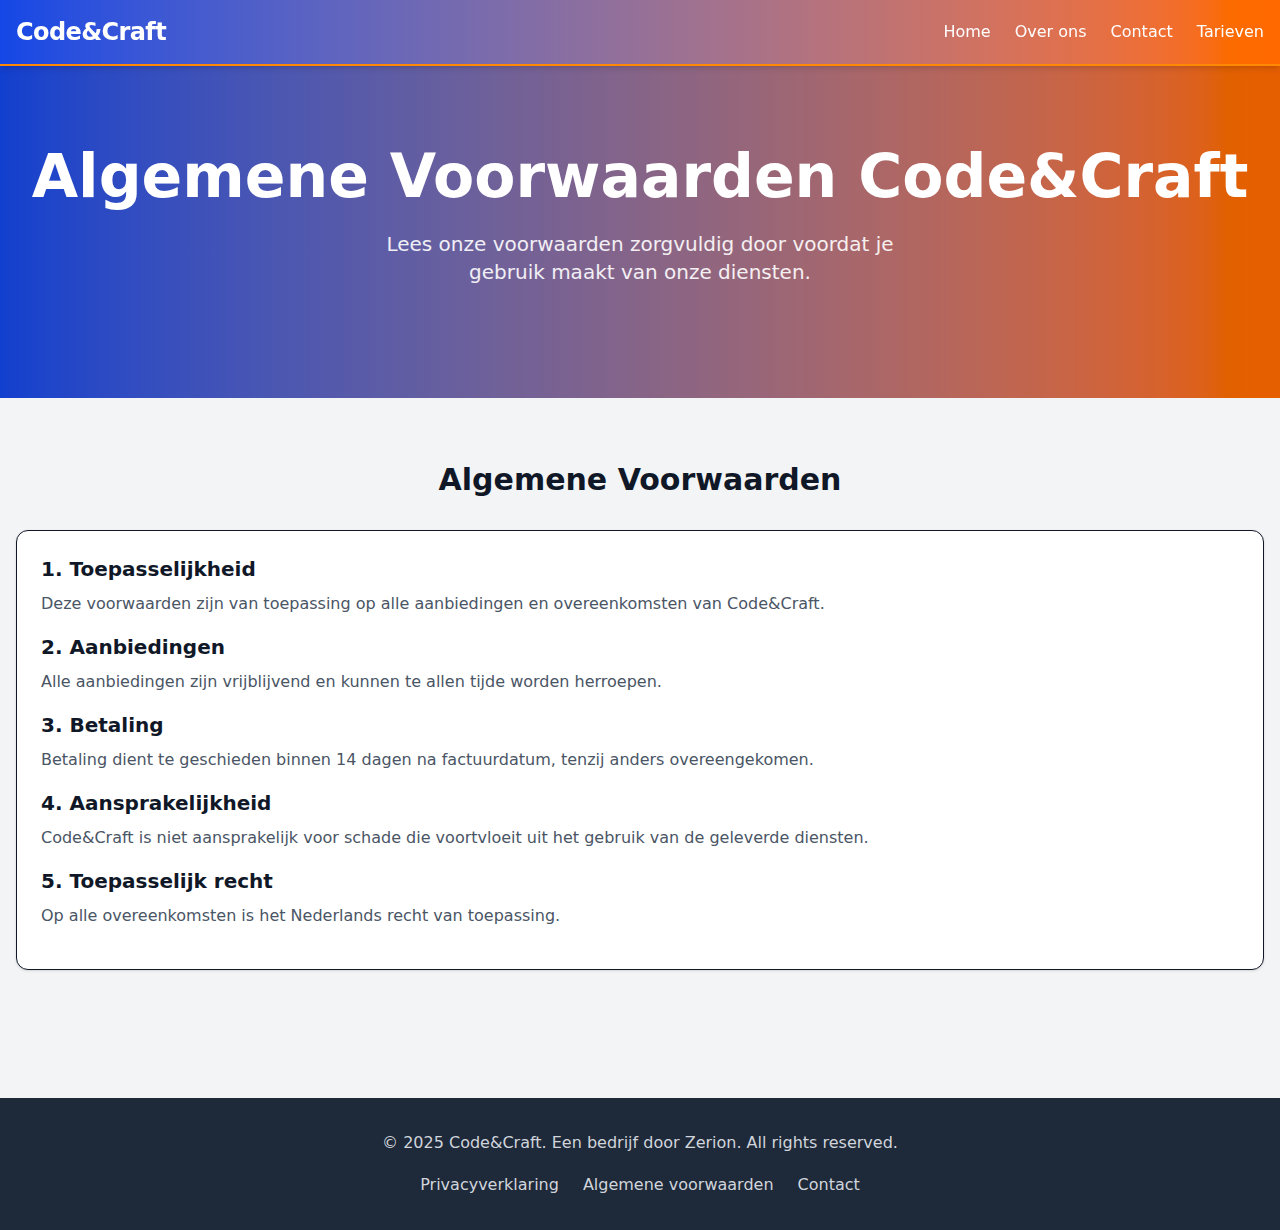
<file: voorwaarden.html>
<!doctype html>
<html lang="en">
  <head>
    <meta charset="UTF-8" />
    <meta name="viewport" content="width=device-width, initial-scale=1.0" />
    <title>Voorwaarden - Code&Craft</title>
    <link href="./output.css" rel="stylesheet" />
    <style>
      /* custom keyframes */
      @keyframes fadeIn {
        0% {
          opacity: 0;
          transform: translateY(10px);
        }
        100% {
          opacity: 1;
          transform: translateY(0);
        }
      }
      .animate-fade {
        animation: fadeIn 1s ease-in-out;
      }
    </style>
  </head>
  <body class="bg-gray-100 text-gray-900 font-sans leading-relaxed">
    <!-- NAVBAR -->
    <header
      class="bg-gradient-to-r from-blue-700 to-orange-500 text-white shadow-md sticky top-0 z-50 border-b-2 border-orange-400">
      <div class="container mx-auto flex justify-between items-center p-4">
        <h1 class="text-2xl font-bold tracking-tight">Code&Craft</h1>

        <!-- Hamburger Button -->
        <button id="menu-toggle" class="md:hidden focus:outline-none">
          <div class="space-y-1.5">
            <span class="block w-6 h-0.5 bg-white" id="bar1"></span>
            <span class="block w-6 h-0.5 bg-white" id="bar2"></span>
            <span class="block w-6 h-0.5 bg-white" id="bar3"></span>
          </div>
        </button>

        <!-- Desktop Nav -->
        <nav class="hidden md:flex gap-6 font-medium">
          <a href="index.html" class="hover:text-orange-300 transition">Home</a>
          <a href="over-ons.html" class="hover:text-orange-300 transition"
            >Over ons</a
          >
          <a href="contact.html" class="hover:text-orange-300 transition"
            >Contact</a
          >
          <a href="tarief.html" class="hover:text-orange-300 transition"
            >Tarieven</a
          >
        </nav>
      </div>

      <!-- Mobile Nav -->
      <nav
        id="mobile-menu"
        class="md:hidden max-h-0 overflow-hidden flex-col bg-blue-800 text-white px-4 transition-all duration-500 ease-in-out">
        <a
          href="index.html"
          class="py-3 border-b border-blue-700 hover:text-orange-300"
          >Home</a
        >
        <a
          href="over-ons.html"
          class="py-3 border-b border-blue-700 hover:text-orange-300"
          >Over ons</a
        >
        <a
          href="contact.html"
          class="py-2 border-3 border-blue-700 hover:text-orange-300"
          >Contact</a
        >
        <a href="tarief.html" class="py-3 hover:text-orange-300">Tarieven</a>
      </nav>
    </header>

    <!-- HERO -->
    <section
      class="bg-gradient-to-r from-blue-700 to-orange-500 py-20 text-center relative">
      <div class="absolute inset-0 bg-black/10"></div>
      <div class="relative z-10">
        <h2 class="text-4xl md:text-6xl font-extrabold mb-6 text-white">
          Algemene Voorwaarden Code&Craft
        </h2>
        <p class="text-lg md:text-xl max-w-xl mx-auto mb-8 text-white/90">
          Lees onze voorwaarden zorgvuldig door voordat je gebruik maakt van
          onze diensten.
        </p>
      </div>
    </section>

    <!-- TERMS SECTION -->
    <section class="container mx-auto py-16 px-4">
      <h3 class="text-3xl font-semibold mb-8 text-center">
        Algemene Voorwaarden
      </h3>
      <div class="bg-white border rounded-xl shadow p-6">
        <h4 class="font-bold text-xl mb-2">1. Toepasselijkheid</h4>
        <p class="text-gray-600 mb-4">
          Deze voorwaarden zijn van toepassing op alle aanbiedingen en
          overeenkomsten van Code&Craft.
        </p>

        <h4 class="font-bold text-xl mb-2">2. Aanbiedingen</h4>
        <p class="text-gray-600 mb-4">
          Alle aanbiedingen zijn vrijblijvend en kunnen te allen tijde worden
          herroepen.
        </p>

        <h4 class="font-bold text-xl mb-2">3. Betaling</h4>
        <p class="text-gray-600 mb-4">
          Betaling dient te geschieden binnen 14 dagen na factuurdatum, tenzij
          anders overeengekomen.
        </p>

        <h4 class="font-bold text-xl mb-2">4. Aansprakelijkheid</h4>
        <p class="text-gray-600 mb-4">
          Code&Craft is niet aansprakelijk voor schade die voortvloeit uit het
          gebruik van de geleverde diensten.
        </p>

        <h4 class="font-bold text-xl mb-2">5. Toepasselijk recht</h4>
        <p class="text-gray-600 mb-4">
          Op alle overeenkomsten is het Nederlands recht van toepassing.
        </p>
      </div>
    </section>

    <!-- FOOTER -->
    <footer class="bg-gray-800 text-gray-300 py-8 mt-16">
      <div class="container mx-auto text-center space-y-4">
        <p>
          &copy; 2025 Code&Craft. Een bedrijf door Zerion. All rights reserved.
        </p>
        <div class="flex justify-center gap-6">
          <a href="privacy.html" class="hover:text-white transition"
            >Privacyverklaring</a
          >
          <a href="voorwaarden.html" class="hover:text-white transition"
            >Algemene voorwaarden</a
          >
          <a href="contact.html" class="hover:text-white transition">Contact</a>
        </div>
      </div>
    </footer>

    <!-- JavaScript -->
    <script>
      const toggleBtn = document.getElementById("menu-toggle");
      const mobileMenu = document.getElementById("mobile-menu");
      const bar1 = document.getElementById("bar1");
      const bar2 = document.getElementById("bar2");
      const bar3 = document.getElementById("bar3");

      let menuOpen = false;

      toggleBtn.addEventListener("click", () => {
        menuOpen = !menuOpen;

        // Toggle mobile menu height
        if (menuOpen) {
          mobileMenu.classList.remove("max-h-0");
          mobileMenu.classList.add("max-h-96");
        } else {
          mobileMenu.classList.add("max-h-0");
          mobileMenu.classList.remove("max-h-96");
        }

        // Animate bars to X
        bar1.classList.toggle("rotate-45");
        bar1.classList.toggle("translate-y-2");

        bar2.classList.toggle("opacity-0");

        bar3.classList.toggle("-rotate-45");
        bar3.classList.toggle("-translate-y-2");
      });
    </script>
  </body>
</html>
</file>
<file: output.css>
/*! tailwindcss v4.1.13 | MIT License | https://tailwindcss.com */
@layer properties;
@layer theme, base, components, utilities;
@layer theme {
  :root, :host {
    --font-sans: ui-sans-serif, system-ui, sans-serif, "Apple Color Emoji",
      "Segoe UI Emoji", "Segoe UI Symbol", "Noto Color Emoji";
    --font-mono: ui-monospace, SFMono-Regular, Menlo, Monaco, Consolas, "Liberation Mono",
      "Courier New", monospace;
    --color-red-500: oklch(63.7% 0.237 25.331);
    --color-orange-300: oklch(83.7% 0.128 66.29);
    --color-orange-400: oklch(75% 0.183 55.934);
    --color-orange-500: oklch(70.5% 0.213 47.604);
    --color-orange-600: oklch(64.6% 0.222 41.116);
    --color-yellow-300: oklch(90.5% 0.182 98.111);
    --color-green-100: oklch(96.2% 0.044 156.743);
    --color-green-500: oklch(72.3% 0.219 149.579);
    --color-green-600: oklch(62.7% 0.194 149.214);
    --color-green-800: oklch(44.8% 0.119 151.328);
    --color-blue-200: oklch(88.2% 0.059 254.128);
    --color-blue-500: oklch(62.3% 0.214 259.815);
    --color-blue-600: oklch(54.6% 0.245 262.881);
    --color-blue-700: oklch(48.8% 0.243 264.376);
    --color-blue-800: oklch(42.4% 0.199 265.638);
    --color-purple-600: oklch(55.8% 0.288 302.321);
    --color-purple-800: oklch(43.8% 0.218 303.724);
    --color-pink-500: oklch(65.6% 0.241 354.308);
    --color-pink-600: oklch(59.2% 0.249 0.584);
    --color-gray-50: oklch(98.5% 0.002 247.839);
    --color-gray-100: oklch(96.7% 0.003 264.542);
    --color-gray-200: oklch(92.8% 0.006 264.531);
    --color-gray-300: oklch(87.2% 0.01 258.338);
    --color-gray-600: oklch(44.6% 0.03 256.802);
    --color-gray-700: oklch(37.3% 0.034 259.733);
    --color-gray-800: oklch(27.8% 0.033 256.848);
    --color-gray-900: oklch(21% 0.034 264.665);
    --color-black: #000;
    --color-white: #fff;
    --spacing: 0.25rem;
    --container-xl: 36rem;
    --text-lg: 1.125rem;
    --text-lg--line-height: calc(1.75 / 1.125);
    --text-xl: 1.25rem;
    --text-xl--line-height: calc(1.75 / 1.25);
    --text-2xl: 1.5rem;
    --text-2xl--line-height: calc(2 / 1.5);
    --text-3xl: 1.875rem;
    --text-3xl--line-height: calc(2.25 / 1.875);
    --text-4xl: 2.25rem;
    --text-4xl--line-height: calc(2.5 / 2.25);
    --text-6xl: 3.75rem;
    --text-6xl--line-height: 1;
    --font-weight-medium: 500;
    --font-weight-semibold: 600;
    --font-weight-bold: 700;
    --font-weight-extrabold: 800;
    --tracking-tight: -0.025em;
    --leading-relaxed: 1.625;
    --radius-md: 0.375rem;
    --radius-lg: 0.5rem;
    --radius-xl: 0.75rem;
    --radius-2xl: 1rem;
    --ease-in-out: cubic-bezier(0.4, 0, 0.2, 1);
    --animate-pulse: pulse 2s cubic-bezier(0.4, 0, 0.6, 1) infinite;
    --animate-bounce: bounce 1s infinite;
    --default-transition-duration: 150ms;
    --default-transition-timing-function: cubic-bezier(0.4, 0, 0.2, 1);
    --default-font-family: var(--font-sans);
    --default-mono-font-family: var(--font-mono);
  }
}
@layer base {
  *, ::after, ::before, ::backdrop, ::file-selector-button {
    box-sizing: border-box;
    margin: 0;
    padding: 0;
    border: 0 solid;
  }
  html, :host {
    line-height: 1.5;
    -webkit-text-size-adjust: 100%;
    tab-size: 4;
    font-family: var(--default-font-family, ui-sans-serif, system-ui, sans-serif, "Apple Color Emoji", "Segoe UI Emoji", "Segoe UI Symbol", "Noto Color Emoji");
    font-feature-settings: var(--default-font-feature-settings, normal);
    font-variation-settings: var(--default-font-variation-settings, normal);
    -webkit-tap-highlight-color: transparent;
  }
  hr {
    height: 0;
    color: inherit;
    border-top-width: 1px;
  }
  abbr:where([title]) {
    -webkit-text-decoration: underline dotted;
    text-decoration: underline dotted;
  }
  h1, h2, h3, h4, h5, h6 {
    font-size: inherit;
    font-weight: inherit;
  }
  a {
    color: inherit;
    -webkit-text-decoration: inherit;
    text-decoration: inherit;
  }
  b, strong {
    font-weight: bolder;
  }
  code, kbd, samp, pre {
    font-family: var(--default-mono-font-family, ui-monospace, SFMono-Regular, Menlo, Monaco, Consolas, "Liberation Mono", "Courier New", monospace);
    font-feature-settings: var(--default-mono-font-feature-settings, normal);
    font-variation-settings: var(--default-mono-font-variation-settings, normal);
    font-size: 1em;
  }
  small {
    font-size: 80%;
  }
  sub, sup {
    font-size: 75%;
    line-height: 0;
    position: relative;
    vertical-align: baseline;
  }
  sub {
    bottom: -0.25em;
  }
  sup {
    top: -0.5em;
  }
  table {
    text-indent: 0;
    border-color: inherit;
    border-collapse: collapse;
  }
  :-moz-focusring {
    outline: auto;
  }
  progress {
    vertical-align: baseline;
  }
  summary {
    display: list-item;
  }
  ol, ul, menu {
    list-style: none;
  }
  img, svg, video, canvas, audio, iframe, embed, object {
    display: block;
    vertical-align: middle;
  }
  img, video {
    max-width: 100%;
    height: auto;
  }
  button, input, select, optgroup, textarea, ::file-selector-button {
    font: inherit;
    font-feature-settings: inherit;
    font-variation-settings: inherit;
    letter-spacing: inherit;
    color: inherit;
    border-radius: 0;
    background-color: transparent;
    opacity: 1;
  }
  :where(select:is([multiple], [size])) optgroup {
    font-weight: bolder;
  }
  :where(select:is([multiple], [size])) optgroup option {
    padding-inline-start: 20px;
  }
  ::file-selector-button {
    margin-inline-end: 4px;
  }
  ::placeholder {
    opacity: 1;
  }
  @supports (not (-webkit-appearance: -apple-pay-button))  or (contain-intrinsic-size: 1px) {
    ::placeholder {
      color: currentcolor;
      @supports (color: color-mix(in lab, red, red)) {
        color: color-mix(in oklab, currentcolor 50%, transparent);
      }
    }
  }
  textarea {
    resize: vertical;
  }
  ::-webkit-search-decoration {
    -webkit-appearance: none;
  }
  ::-webkit-date-and-time-value {
    min-height: 1lh;
    text-align: inherit;
  }
  ::-webkit-datetime-edit {
    display: inline-flex;
  }
  ::-webkit-datetime-edit-fields-wrapper {
    padding: 0;
  }
  ::-webkit-datetime-edit, ::-webkit-datetime-edit-year-field, ::-webkit-datetime-edit-month-field, ::-webkit-datetime-edit-day-field, ::-webkit-datetime-edit-hour-field, ::-webkit-datetime-edit-minute-field, ::-webkit-datetime-edit-second-field, ::-webkit-datetime-edit-millisecond-field, ::-webkit-datetime-edit-meridiem-field {
    padding-block: 0;
  }
  ::-webkit-calendar-picker-indicator {
    line-height: 1;
  }
  :-moz-ui-invalid {
    box-shadow: none;
  }
  button, input:where([type="button"], [type="reset"], [type="submit"]), ::file-selector-button {
    appearance: button;
  }
  ::-webkit-inner-spin-button, ::-webkit-outer-spin-button {
    height: auto;
  }
  [hidden]:where(:not([hidden="until-found"])) {
    display: none !important;
  }
}
@layer utilities {
  .absolute {
    position: absolute;
  }
  .relative {
    position: relative;
  }
  .sticky {
    position: sticky;
  }
  .inset-0 {
    inset: calc(var(--spacing) * 0);
  }
  .top-0 {
    top: calc(var(--spacing) * 0);
  }
  .z-10 {
    z-index: 10;
  }
  .z-50 {
    z-index: 50;
  }
  .container {
    width: 100%;
    @media (width >= 40rem) {
      max-width: 40rem;
    }
    @media (width >= 48rem) {
      max-width: 48rem;
    }
    @media (width >= 64rem) {
      max-width: 64rem;
    }
    @media (width >= 80rem) {
      max-width: 80rem;
    }
    @media (width >= 96rem) {
      max-width: 96rem;
    }
  }
  .mx-auto {
    margin-inline: auto;
  }
  .mt-1 {
    margin-top: calc(var(--spacing) * 1);
  }
  .mt-6 {
    margin-top: calc(var(--spacing) * 6);
  }
  .mt-16 {
    margin-top: calc(var(--spacing) * 16);
  }
  .mb-2 {
    margin-bottom: calc(var(--spacing) * 2);
  }
  .mb-4 {
    margin-bottom: calc(var(--spacing) * 4);
  }
  .mb-6 {
    margin-bottom: calc(var(--spacing) * 6);
  }
  .mb-8 {
    margin-bottom: calc(var(--spacing) * 8);
  }
  .mb-12 {
    margin-bottom: calc(var(--spacing) * 12);
  }
  .block {
    display: block;
  }
  .flex {
    display: flex;
  }
  .grid {
    display: grid;
  }
  .hidden {
    display: none;
  }
  .inline-block {
    display: inline-block;
  }
  .table {
    display: table;
  }
  .h-0 {
    height: calc(var(--spacing) * 0);
  }
  .h-0\.5 {
    height: calc(var(--spacing) * 0.5);
  }
  .max-h-0 {
    max-height: calc(var(--spacing) * 0);
  }
  .max-h-96 {
    max-height: calc(var(--spacing) * 96);
  }
  .w-6 {
    width: calc(var(--spacing) * 6);
  }
  .w-full {
    width: 100%;
  }
  .max-w-0 {
    max-width: calc(var(--spacing) * 0);
  }
  .max-w-0\.5 {
    max-width: calc(var(--spacing) * 0.5);
  }
  .max-w-xl {
    max-width: var(--container-xl);
  }
  .flex-1 {
    flex: 1;
  }
  .border-collapse {
    border-collapse: collapse;
  }
  .origin-center {
    transform-origin: center;
  }
  .-translate-y-2 {
    --tw-translate-y: calc(var(--spacing) * -2);
    translate: var(--tw-translate-x) var(--tw-translate-y);
  }
  .translate-y-2 {
    --tw-translate-y: calc(var(--spacing) * 2);
    translate: var(--tw-translate-x) var(--tw-translate-y);
  }
  .scale-105 {
    --tw-scale-x: 105%;
    --tw-scale-y: 105%;
    --tw-scale-z: 105%;
    scale: var(--tw-scale-x) var(--tw-scale-y);
  }
  .-rotate-45 {
    rotate: calc(45deg * -1);
  }
  .rotate-45 {
    rotate: 45deg;
  }
  .transform {
    transform: var(--tw-rotate-x,) var(--tw-rotate-y,) var(--tw-rotate-z,) var(--tw-skew-x,) var(--tw-skew-y,);
  }
  .animate-bounce {
    animation: var(--animate-bounce);
  }
  .animate-pulse {
    animation: var(--animate-pulse);
  }
  .resize {
    resize: both;
  }
  .grid-cols-1 {
    grid-template-columns: repeat(1, minmax(0, 1fr));
  }
  .flex-col {
    flex-direction: column;
  }
  .flex-col-reverse {
    flex-direction: column-reverse;
  }
  .items-center {
    align-items: center;
  }
  .justify-between {
    justify-content: space-between;
  }
  .justify-center {
    justify-content: center;
  }
  .gap-6 {
    gap: calc(var(--spacing) * 6);
  }
  .gap-8 {
    gap: calc(var(--spacing) * 8);
  }
  .space-y-1 {
    :where(& > :not(:last-child)) {
      --tw-space-y-reverse: 0;
      margin-block-start: calc(calc(var(--spacing) * 1) * var(--tw-space-y-reverse));
      margin-block-end: calc(calc(var(--spacing) * 1) * calc(1 - var(--tw-space-y-reverse)));
    }
  }
  .space-y-1\.5 {
    :where(& > :not(:last-child)) {
      --tw-space-y-reverse: 0;
      margin-block-start: calc(calc(var(--spacing) * 1.5) * var(--tw-space-y-reverse));
      margin-block-end: calc(calc(var(--spacing) * 1.5) * calc(1 - var(--tw-space-y-reverse)));
    }
  }
  .space-y-4 {
    :where(& > :not(:last-child)) {
      --tw-space-y-reverse: 0;
      margin-block-start: calc(calc(var(--spacing) * 4) * var(--tw-space-y-reverse));
      margin-block-end: calc(calc(var(--spacing) * 4) * calc(1 - var(--tw-space-y-reverse)));
    }
  }
  .overflow-hidden {
    overflow: hidden;
  }
  .rounded-2xl {
    border-radius: var(--radius-2xl);
  }
  .rounded-lg {
    border-radius: var(--radius-lg);
  }
  .rounded-md {
    border-radius: var(--radius-md);
  }
  .rounded-xl {
    border-radius: var(--radius-xl);
  }
  .border {
    border-style: var(--tw-border-style);
    border-width: 1px;
  }
  .border-1 {
    border-style: var(--tw-border-style);
    border-width: 1px;
  }
  .border-2 {
    border-style: var(--tw-border-style);
    border-width: 2px;
  }
  .border-3 {
    border-style: var(--tw-border-style);
    border-width: 3px;
  }
  .border-b {
    border-bottom-style: var(--tw-border-style);
    border-bottom-width: 1px;
  }
  .border-b-2 {
    border-bottom-style: var(--tw-border-style);
    border-bottom-width: 2px;
  }
  .border-black {
    border-color: var(--color-black);
  }
  .border-blue-700 {
    border-color: var(--color-blue-700);
  }
  .border-gray-200 {
    border-color: var(--color-gray-200);
  }
  .border-gray-300 {
    border-color: var(--color-gray-300);
  }
  .border-gray-700 {
    border-color: var(--color-gray-700);
  }
  .border-orange-400 {
    border-color: var(--color-orange-400);
  }
  .border-orange-500 {
    border-color: var(--color-orange-500);
  }
  .bg-black {
    background-color: var(--color-black);
  }
  .bg-black\/10 {
    background-color: color-mix(in srgb, #000 10%, transparent);
    @supports (color: color-mix(in lab, red, red)) {
      background-color: color-mix(in oklab, var(--color-black) 10%, transparent);
    }
  }
  .bg-black\/30 {
    background-color: color-mix(in srgb, #000 30%, transparent);
    @supports (color: color-mix(in lab, red, red)) {
      background-color: color-mix(in oklab, var(--color-black) 30%, transparent);
    }
  }
  .bg-blue-500 {
    background-color: var(--color-blue-500);
  }
  .bg-blue-700 {
    background-color: var(--color-blue-700);
  }
  .bg-blue-800 {
    background-color: var(--color-blue-800);
  }
  .bg-gray-50 {
    background-color: var(--color-gray-50);
  }
  .bg-gray-100 {
    background-color: var(--color-gray-100);
  }
  .bg-gray-200 {
    background-color: var(--color-gray-200);
  }
  .bg-gray-800 {
    background-color: var(--color-gray-800);
  }
  .bg-gray-900 {
    background-color: var(--color-gray-900);
  }
  .bg-green-100 {
    background-color: var(--color-green-100);
  }
  .bg-green-500 {
    background-color: var(--color-green-500);
  }
  .bg-orange-500 {
    background-color: var(--color-orange-500);
  }
  .bg-white {
    background-color: var(--color-white);
  }
  .bg-gradient-to-b {
    --tw-gradient-position: to bottom in oklab;
    background-image: linear-gradient(var(--tw-gradient-stops));
  }
  .bg-gradient-to-br {
    --tw-gradient-position: to bottom right in oklab;
    background-image: linear-gradient(var(--tw-gradient-stops));
  }
  .bg-gradient-to-r {
    --tw-gradient-position: to right in oklab;
    background-image: linear-gradient(var(--tw-gradient-stops));
  }
  .bg-gradient-to-tr {
    --tw-gradient-position: to top right in oklab;
    background-image: linear-gradient(var(--tw-gradient-stops));
  }
  .from-blue-500 {
    --tw-gradient-from: var(--color-blue-500);
    --tw-gradient-stops: var(--tw-gradient-via-stops, var(--tw-gradient-position), var(--tw-gradient-from) var(--tw-gradient-from-position), var(--tw-gradient-to) var(--tw-gradient-to-position));
  }
  .from-blue-700 {
    --tw-gradient-from: var(--color-blue-700);
    --tw-gradient-stops: var(--tw-gradient-via-stops, var(--tw-gradient-position), var(--tw-gradient-from) var(--tw-gradient-from-position), var(--tw-gradient-to) var(--tw-gradient-to-position));
  }
  .from-purple-600 {
    --tw-gradient-from: var(--color-purple-600);
    --tw-gradient-stops: var(--tw-gradient-via-stops, var(--tw-gradient-position), var(--tw-gradient-from) var(--tw-gradient-from-position), var(--tw-gradient-to) var(--tw-gradient-to-position));
  }
  .from-purple-800 {
    --tw-gradient-from: var(--color-purple-800);
    --tw-gradient-stops: var(--tw-gradient-via-stops, var(--tw-gradient-position), var(--tw-gradient-from) var(--tw-gradient-from-position), var(--tw-gradient-to) var(--tw-gradient-to-position));
  }
  .from-transparent {
    --tw-gradient-from: transparent;
    --tw-gradient-stops: var(--tw-gradient-via-stops, var(--tw-gradient-position), var(--tw-gradient-from) var(--tw-gradient-from-position), var(--tw-gradient-to) var(--tw-gradient-to-position));
  }
  .via-green-500 {
    --tw-gradient-via: var(--color-green-500);
    --tw-gradient-via-stops: var(--tw-gradient-position), var(--tw-gradient-from) var(--tw-gradient-from-position), var(--tw-gradient-via) var(--tw-gradient-via-position), var(--tw-gradient-to) var(--tw-gradient-to-position);
    --tw-gradient-stops: var(--tw-gradient-via-stops);
  }
  .to-gray-200 {
    --tw-gradient-to: var(--color-gray-200);
    --tw-gradient-stops: var(--tw-gradient-via-stops, var(--tw-gradient-position), var(--tw-gradient-from) var(--tw-gradient-from-position), var(--tw-gradient-to) var(--tw-gradient-to-position));
  }
  .to-orange-500 {
    --tw-gradient-to: var(--color-orange-500);
    --tw-gradient-stops: var(--tw-gradient-via-stops, var(--tw-gradient-position), var(--tw-gradient-from) var(--tw-gradient-from-position), var(--tw-gradient-to) var(--tw-gradient-to-position));
  }
  .to-pink-500 {
    --tw-gradient-to: var(--color-pink-500);
    --tw-gradient-stops: var(--tw-gradient-via-stops, var(--tw-gradient-position), var(--tw-gradient-from) var(--tw-gradient-from-position), var(--tw-gradient-to) var(--tw-gradient-to-position));
  }
  .to-pink-600 {
    --tw-gradient-to: var(--color-pink-600);
    --tw-gradient-stops: var(--tw-gradient-via-stops, var(--tw-gradient-position), var(--tw-gradient-from) var(--tw-gradient-from-position), var(--tw-gradient-to) var(--tw-gradient-to-position));
  }
  .to-red-500 {
    --tw-gradient-to: var(--color-red-500);
    --tw-gradient-stops: var(--tw-gradient-via-stops, var(--tw-gradient-position), var(--tw-gradient-from) var(--tw-gradient-from-position), var(--tw-gradient-to) var(--tw-gradient-to-position));
  }
  .object-cover {
    object-fit: cover;
  }
  .p-4 {
    padding: calc(var(--spacing) * 4);
  }
  .p-6 {
    padding: calc(var(--spacing) * 6);
  }
  .p-8 {
    padding: calc(var(--spacing) * 8);
  }
  .px-3 {
    padding-inline: calc(var(--spacing) * 3);
  }
  .px-4 {
    padding-inline: calc(var(--spacing) * 4);
  }
  .px-5 {
    padding-inline: calc(var(--spacing) * 5);
  }
  .px-6 {
    padding-inline: calc(var(--spacing) * 6);
  }
  .py-2 {
    padding-block: calc(var(--spacing) * 2);
  }
  .py-3 {
    padding-block: calc(var(--spacing) * 3);
  }
  .py-4 {
    padding-block: calc(var(--spacing) * 4);
  }
  .py-8 {
    padding-block: calc(var(--spacing) * 8);
  }
  .py-16 {
    padding-block: calc(var(--spacing) * 16);
  }
  .py-20 {
    padding-block: calc(var(--spacing) * 20);
  }
  .text-center {
    text-align: center;
  }
  .font-sans {
    font-family: var(--font-sans);
  }
  .text-2xl {
    font-size: var(--text-2xl);
    line-height: var(--tw-leading, var(--text-2xl--line-height));
  }
  .text-3xl {
    font-size: var(--text-3xl);
    line-height: var(--tw-leading, var(--text-3xl--line-height));
  }
  .text-4xl {
    font-size: var(--text-4xl);
    line-height: var(--tw-leading, var(--text-4xl--line-height));
  }
  .text-lg {
    font-size: var(--text-lg);
    line-height: var(--tw-leading, var(--text-lg--line-height));
  }
  .text-xl {
    font-size: var(--text-xl);
    line-height: var(--tw-leading, var(--text-xl--line-height));
  }
  .leading-relaxed {
    --tw-leading: var(--leading-relaxed);
    line-height: var(--leading-relaxed);
  }
  .font-bold {
    --tw-font-weight: var(--font-weight-bold);
    font-weight: var(--font-weight-bold);
  }
  .font-extrabold {
    --tw-font-weight: var(--font-weight-extrabold);
    font-weight: var(--font-weight-extrabold);
  }
  .font-medium {
    --tw-font-weight: var(--font-weight-medium);
    font-weight: var(--font-weight-medium);
  }
  .font-semibold {
    --tw-font-weight: var(--font-weight-semibold);
    font-weight: var(--font-weight-semibold);
  }
  .tracking-tight {
    --tw-tracking: var(--tracking-tight);
    letter-spacing: var(--tracking-tight);
  }
  .text-gray-300 {
    color: var(--color-gray-300);
  }
  .text-gray-600 {
    color: var(--color-gray-600);
  }
  .text-gray-700 {
    color: var(--color-gray-700);
  }
  .text-gray-900 {
    color: var(--color-gray-900);
  }
  .text-green-800 {
    color: var(--color-green-800);
  }
  .text-white {
    color: var(--color-white);
  }
  .text-white\/90 {
    color: color-mix(in srgb, #fff 90%, transparent);
    @supports (color: color-mix(in lab, red, red)) {
      color: color-mix(in oklab, var(--color-white) 90%, transparent);
    }
  }
  .underline {
    text-decoration-line: underline;
  }
  .opacity-0 {
    opacity: 0%;
  }
  .shadow {
    --tw-shadow: 0 1px 3px 0 var(--tw-shadow-color, rgb(0 0 0 / 0.1)), 0 1px 2px -1px var(--tw-shadow-color, rgb(0 0 0 / 0.1));
    box-shadow: var(--tw-inset-shadow), var(--tw-inset-ring-shadow), var(--tw-ring-offset-shadow), var(--tw-ring-shadow), var(--tw-shadow);
  }
  .shadow-lg {
    --tw-shadow: 0 10px 15px -3px var(--tw-shadow-color, rgb(0 0 0 / 0.1)), 0 4px 6px -4px var(--tw-shadow-color, rgb(0 0 0 / 0.1));
    box-shadow: var(--tw-inset-shadow), var(--tw-inset-ring-shadow), var(--tw-ring-offset-shadow), var(--tw-ring-shadow), var(--tw-shadow);
  }
  .shadow-md {
    --tw-shadow: 0 4px 6px -1px var(--tw-shadow-color, rgb(0 0 0 / 0.1)), 0 2px 4px -2px var(--tw-shadow-color, rgb(0 0 0 / 0.1));
    box-shadow: var(--tw-inset-shadow), var(--tw-inset-ring-shadow), var(--tw-ring-offset-shadow), var(--tw-ring-shadow), var(--tw-shadow);
  }
  .shadow-sm {
    --tw-shadow: 0 1px 3px 0 var(--tw-shadow-color, rgb(0 0 0 / 0.1)), 0 1px 2px -1px var(--tw-shadow-color, rgb(0 0 0 / 0.1));
    box-shadow: var(--tw-inset-shadow), var(--tw-inset-ring-shadow), var(--tw-ring-offset-shadow), var(--tw-ring-shadow), var(--tw-shadow);
  }
  .outline {
    outline-style: var(--tw-outline-style);
    outline-width: 1px;
  }
  .transition {
    transition-property: color, background-color, border-color, outline-color, text-decoration-color, fill, stroke, --tw-gradient-from, --tw-gradient-via, --tw-gradient-to, opacity, box-shadow, transform, translate, scale, rotate, filter, -webkit-backdrop-filter, backdrop-filter, display, content-visibility, overlay, pointer-events;
    transition-timing-function: var(--tw-ease, var(--default-transition-timing-function));
    transition-duration: var(--tw-duration, var(--default-transition-duration));
  }
  .transition-all {
    transition-property: all;
    transition-timing-function: var(--tw-ease, var(--default-transition-timing-function));
    transition-duration: var(--tw-duration, var(--default-transition-duration));
  }
  .transition-colors {
    transition-property: color, background-color, border-color, outline-color, text-decoration-color, fill, stroke, --tw-gradient-from, --tw-gradient-via, --tw-gradient-to;
    transition-timing-function: var(--tw-ease, var(--default-transition-timing-function));
    transition-duration: var(--tw-duration, var(--default-transition-duration));
  }
  .transition-opacity {
    transition-property: opacity;
    transition-timing-function: var(--tw-ease, var(--default-transition-timing-function));
    transition-duration: var(--tw-duration, var(--default-transition-duration));
  }
  .transition-transform {
    transition-property: transform, translate, scale, rotate;
    transition-timing-function: var(--tw-ease, var(--default-transition-timing-function));
    transition-duration: var(--tw-duration, var(--default-transition-duration));
  }
  .duration-300 {
    --tw-duration: 300ms;
    transition-duration: 300ms;
  }
  .duration-500 {
    --tw-duration: 500ms;
    transition-duration: 500ms;
  }
  .ease-in-out {
    --tw-ease: var(--ease-in-out);
    transition-timing-function: var(--ease-in-out);
  }
  .hover\:scale-105 {
    &:hover {
      @media (hover: hover) {
        --tw-scale-x: 105%;
        --tw-scale-y: 105%;
        --tw-scale-z: 105%;
        scale: var(--tw-scale-x) var(--tw-scale-y);
      }
    }
  }
  .hover\:bg-black\/50 {
    &:hover {
      @media (hover: hover) {
        background-color: color-mix(in srgb, #000 50%, transparent);
        @supports (color: color-mix(in lab, red, red)) {
          background-color: color-mix(in oklab, var(--color-black) 50%, transparent);
        }
      }
    }
  }
  .hover\:bg-blue-600 {
    &:hover {
      @media (hover: hover) {
        background-color: var(--color-blue-600);
      }
    }
  }
  .hover\:bg-green-600 {
    &:hover {
      @media (hover: hover) {
        background-color: var(--color-green-600);
      }
    }
  }
  .hover\:bg-orange-600 {
    &:hover {
      @media (hover: hover) {
        background-color: var(--color-orange-600);
      }
    }
  }
  .hover\:text-orange-300 {
    &:hover {
      @media (hover: hover) {
        color: var(--color-orange-300);
      }
    }
  }
  .hover\:text-white {
    &:hover {
      @media (hover: hover) {
        color: var(--color-white);
      }
    }
  }
  .hover\:text-yellow-300 {
    &:hover {
      @media (hover: hover) {
        color: var(--color-yellow-300);
      }
    }
  }
  .hover\:shadow-lg {
    &:hover {
      @media (hover: hover) {
        --tw-shadow: 0 10px 15px -3px var(--tw-shadow-color, rgb(0 0 0 / 0.1)), 0 4px 6px -4px var(--tw-shadow-color, rgb(0 0 0 / 0.1));
        box-shadow: var(--tw-inset-shadow), var(--tw-inset-ring-shadow), var(--tw-ring-offset-shadow), var(--tw-ring-shadow), var(--tw-shadow);
      }
    }
  }
  .hover\:shadow-xl {
    &:hover {
      @media (hover: hover) {
        --tw-shadow: 0 20px 25px -5px var(--tw-shadow-color, rgb(0 0 0 / 0.1)), 0 8px 10px -6px var(--tw-shadow-color, rgb(0 0 0 / 0.1));
        box-shadow: var(--tw-inset-shadow), var(--tw-inset-ring-shadow), var(--tw-ring-offset-shadow), var(--tw-ring-shadow), var(--tw-shadow);
      }
    }
  }
  .focus\:border-blue-500 {
    &:focus {
      border-color: var(--color-blue-500);
    }
  }
  .focus\:ring {
    &:focus {
      --tw-ring-shadow: var(--tw-ring-inset,) 0 0 0 calc(1px + var(--tw-ring-offset-width)) var(--tw-ring-color, currentcolor);
      box-shadow: var(--tw-inset-shadow), var(--tw-inset-ring-shadow), var(--tw-ring-offset-shadow), var(--tw-ring-shadow), var(--tw-shadow);
    }
  }
  .focus\:ring-blue-200 {
    &:focus {
      --tw-ring-color: var(--color-blue-200);
    }
  }
  .focus\:outline-none {
    &:focus {
      --tw-outline-style: none;
      outline-style: none;
    }
  }
  .md\:flex {
    @media (width >= 48rem) {
      display: flex;
    }
  }
  .md\:hidden {
    @media (width >= 48rem) {
      display: none;
    }
  }
  .md\:w-1\/3 {
    @media (width >= 48rem) {
      width: calc(1/3 * 100%);
    }
  }
  .md\:w-2\/5 {
    @media (width >= 48rem) {
      width: calc(2/5 * 100%);
    }
  }
  .md\:max-w-full {
    @media (width >= 48rem) {
      max-width: 100%;
    }
  }
  .md\:grid-cols-3 {
    @media (width >= 48rem) {
      grid-template-columns: repeat(3, minmax(0, 1fr));
    }
  }
  .md\:flex-row {
    @media (width >= 48rem) {
      flex-direction: row;
    }
  }
  .md\:justify-end {
    @media (width >= 48rem) {
      justify-content: flex-end;
    }
  }
  .md\:text-6xl {
    @media (width >= 48rem) {
      font-size: var(--text-6xl);
      line-height: var(--tw-leading, var(--text-6xl--line-height));
    }
  }
  .md\:text-xl {
    @media (width >= 48rem) {
      font-size: var(--text-xl);
      line-height: var(--tw-leading, var(--text-xl--line-height));
    }
  }
}
@property --tw-translate-x {
  syntax: "*";
  inherits: false;
  initial-value: 0;
}
@property --tw-translate-y {
  syntax: "*";
  inherits: false;
  initial-value: 0;
}
@property --tw-translate-z {
  syntax: "*";
  inherits: false;
  initial-value: 0;
}
@property --tw-scale-x {
  syntax: "*";
  inherits: false;
  initial-value: 1;
}
@property --tw-scale-y {
  syntax: "*";
  inherits: false;
  initial-value: 1;
}
@property --tw-scale-z {
  syntax: "*";
  inherits: false;
  initial-value: 1;
}
@property --tw-rotate-x {
  syntax: "*";
  inherits: false;
}
@property --tw-rotate-y {
  syntax: "*";
  inherits: false;
}
@property --tw-rotate-z {
  syntax: "*";
  inherits: false;
}
@property --tw-skew-x {
  syntax: "*";
  inherits: false;
}
@property --tw-skew-y {
  syntax: "*";
  inherits: false;
}
@property --tw-space-y-reverse {
  syntax: "*";
  inherits: false;
  initial-value: 0;
}
@property --tw-border-style {
  syntax: "*";
  inherits: false;
  initial-value: solid;
}
@property --tw-gradient-position {
  syntax: "*";
  inherits: false;
}
@property --tw-gradient-from {
  syntax: "<color>";
  inherits: false;
  initial-value: #0000;
}
@property --tw-gradient-via {
  syntax: "<color>";
  inherits: false;
  initial-value: #0000;
}
@property --tw-gradient-to {
  syntax: "<color>";
  inherits: false;
  initial-value: #0000;
}
@property --tw-gradient-stops {
  syntax: "*";
  inherits: false;
}
@property --tw-gradient-via-stops {
  syntax: "*";
  inherits: false;
}
@property --tw-gradient-from-position {
  syntax: "<length-percentage>";
  inherits: false;
  initial-value: 0%;
}
@property --tw-gradient-via-position {
  syntax: "<length-percentage>";
  inherits: false;
  initial-value: 50%;
}
@property --tw-gradient-to-position {
  syntax: "<length-percentage>";
  inherits: false;
  initial-value: 100%;
}
@property --tw-leading {
  syntax: "*";
  inherits: false;
}
@property --tw-font-weight {
  syntax: "*";
  inherits: false;
}
@property --tw-tracking {
  syntax: "*";
  inherits: false;
}
@property --tw-shadow {
  syntax: "*";
  inherits: false;
  initial-value: 0 0 #0000;
}
@property --tw-shadow-color {
  syntax: "*";
  inherits: false;
}
@property --tw-shadow-alpha {
  syntax: "<percentage>";
  inherits: false;
  initial-value: 100%;
}
@property --tw-inset-shadow {
  syntax: "*";
  inherits: false;
  initial-value: 0 0 #0000;
}
@property --tw-inset-shadow-color {
  syntax: "*";
  inherits: false;
}
@property --tw-inset-shadow-alpha {
  syntax: "<percentage>";
  inherits: false;
  initial-value: 100%;
}
@property --tw-ring-color {
  syntax: "*";
  inherits: false;
}
@property --tw-ring-shadow {
  syntax: "*";
  inherits: false;
  initial-value: 0 0 #0000;
}
@property --tw-inset-ring-color {
  syntax: "*";
  inherits: false;
}
@property --tw-inset-ring-shadow {
  syntax: "*";
  inherits: false;
  initial-value: 0 0 #0000;
}
@property --tw-ring-inset {
  syntax: "*";
  inherits: false;
}
@property --tw-ring-offset-width {
  syntax: "<length>";
  inherits: false;
  initial-value: 0px;
}
@property --tw-ring-offset-color {
  syntax: "*";
  inherits: false;
  initial-value: #fff;
}
@property --tw-ring-offset-shadow {
  syntax: "*";
  inherits: false;
  initial-value: 0 0 #0000;
}
@property --tw-outline-style {
  syntax: "*";
  inherits: false;
  initial-value: solid;
}
@property --tw-duration {
  syntax: "*";
  inherits: false;
}
@property --tw-ease {
  syntax: "*";
  inherits: false;
}
@keyframes pulse {
  50% {
    opacity: 0.5;
  }
}
@keyframes bounce {
  0%, 100% {
    transform: translateY(-25%);
    animation-timing-function: cubic-bezier(0.8, 0, 1, 1);
  }
  50% {
    transform: none;
    animation-timing-function: cubic-bezier(0, 0, 0.2, 1);
  }
}
@layer properties {
  @supports ((-webkit-hyphens: none) and (not (margin-trim: inline))) or ((-moz-orient: inline) and (not (color:rgb(from red r g b)))) {
    *, ::before, ::after, ::backdrop {
      --tw-translate-x: 0;
      --tw-translate-y: 0;
      --tw-translate-z: 0;
      --tw-scale-x: 1;
      --tw-scale-y: 1;
      --tw-scale-z: 1;
      --tw-rotate-x: initial;
      --tw-rotate-y: initial;
      --tw-rotate-z: initial;
      --tw-skew-x: initial;
      --tw-skew-y: initial;
      --tw-space-y-reverse: 0;
      --tw-border-style: solid;
      --tw-gradient-position: initial;
      --tw-gradient-from: #0000;
      --tw-gradient-via: #0000;
      --tw-gradient-to: #0000;
      --tw-gradient-stops: initial;
      --tw-gradient-via-stops: initial;
      --tw-gradient-from-position: 0%;
      --tw-gradient-via-position: 50%;
      --tw-gradient-to-position: 100%;
      --tw-leading: initial;
      --tw-font-weight: initial;
      --tw-tracking: initial;
      --tw-shadow: 0 0 #0000;
      --tw-shadow-color: initial;
      --tw-shadow-alpha: 100%;
      --tw-inset-shadow: 0 0 #0000;
      --tw-inset-shadow-color: initial;
      --tw-inset-shadow-alpha: 100%;
      --tw-ring-color: initial;
      --tw-ring-shadow: 0 0 #0000;
      --tw-inset-ring-color: initial;
      --tw-inset-ring-shadow: 0 0 #0000;
      --tw-ring-inset: initial;
      --tw-ring-offset-width: 0px;
      --tw-ring-offset-color: #fff;
      --tw-ring-offset-shadow: 0 0 #0000;
      --tw-outline-style: solid;
      --tw-duration: initial;
      --tw-ease: initial;
    }
  }
}
</file>
